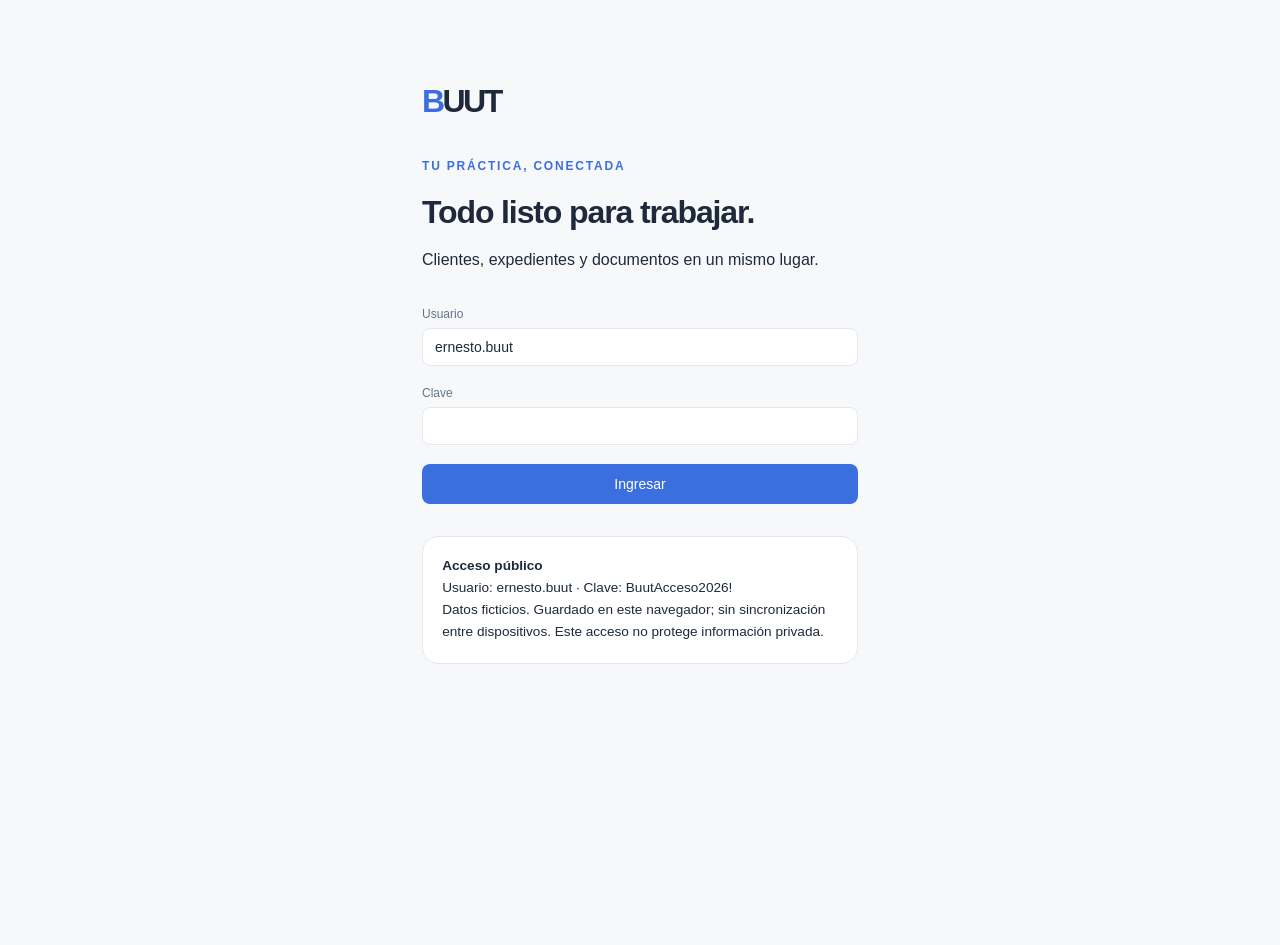
<file: buut/index.html>
<!doctype html><html lang="es"><head><meta charset="UTF-8"><meta name="viewport" content="width=device-width,initial-scale=1"><meta name="theme-color" content="#3b6fe0"><title>BUUT</title>  <script type="module" crossorigin src="/buut/assets/index-DbB-Vihj.js"></script>
  <link rel="modulepreload" crossorigin href="/buut/assets/rolldown-runtime-WkwZ5CU-.js">
  <link rel="modulepreload" crossorigin href="/buut/assets/jsx-runtime-CfddYCzo.js">
  <link rel="modulepreload" crossorigin href="/buut/assets/chunk-OB3PAWPO-DFs1-tEe.js">
  <link rel="modulepreload" crossorigin href="/buut/assets/preload-helper-DMRUNoMQ.js">
  <link rel="stylesheet" crossorigin href="/buut/assets/index-BBdOyFI4.css">
</head><body><div id="root"></div></body></html>
</file>
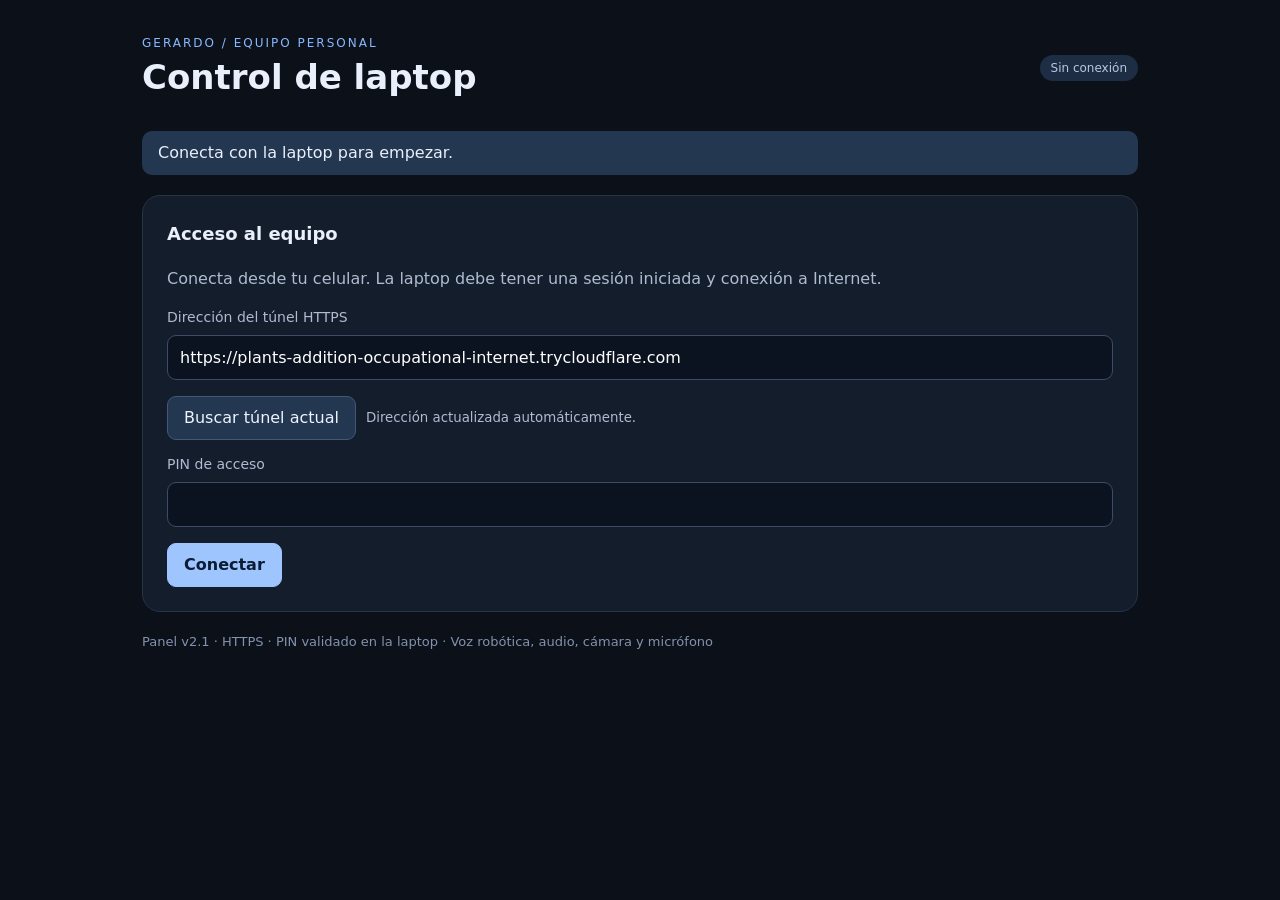
<file: panel/index.html>
<!doctype html>
<html lang="es">
<meta charset="utf-8"><meta name="viewport" content="width=device-width,initial-scale=1"><meta name="referrer" content="no-referrer"><meta name="theme-color" content="#0b1019"><meta name="apple-mobile-web-app-capable" content="yes">
<title>Control de laptop · Gerardo</title>
<link rel="stylesheet" href="panel.css?v=2.1">
<main>
<header><div><span class="eyebrow">Gerardo / equipo personal</span><h1>Control de laptop</h1></div><span class="badge" id="connection">Sin conexión</span></header>
<div id="notice" role="status" aria-live="polite">Conecta con la laptop para empezar.</div>
<section id="loginSection"><h2>Acceso al equipo</h2><p>Conecta desde tu celular. La laptop debe tener una sesión iniciada y conexión a Internet.</p>
<form id="loginForm"><label for="endpoint">Dirección del túnel HTTPS</label><input id="endpoint" type="url" placeholder="Buscando la dirección actual…" required autocomplete="url"><div class="row"><button type="button" id="discover">Buscar túnel actual</button><small id="discoveryState">La dirección se completa automáticamente.</small></div><label for="pin">PIN de acceso</label><input id="pin" type="password" inputmode="numeric" pattern="[0-9]{6}" maxlength="6" required autocomplete="off"><div class="row"><button class="primary" id="connect">Conectar</button></div></form></section>
<div id="controls" hidden>
<div class="toolbar"><div class="row"><span class="badge" id="battery">Batería —</span><span class="badge" id="session">Sesión —</span><span class="badge" id="network">Conexión —</span></div><button class="danger" id="stopAll">Detener todo</button></div>
<div class="grid"><section><h2>Mensajes con voz robótica <span class="badge" id="speechState">Lista</span></h2><label for="text">Mensaje <small id="textCount">0 / 600</small></label><textarea id="text" maxlength="600" placeholder="Escribe lo que quieres que diga la laptop…"></textarea><div class="row compact"><button class="quick" data-text="Hola, ¿me escuchan?">¿Me escuchan?</button><button class="quick" data-text="Hola, ¿cómo están?">Saludar</button><button class="quick" data-text="Jajajajaja">Risa</button></div>
<div class="grid"><div><label for="pitch">Tono <output id="pitchValue">−50</output></label><input id="pitch" type="range" min="-100" max="100" value="-50"></div><div><label for="rate">Velocidad <output id="rateValue">−20</output></label><input id="rate" type="range" min="-100" max="100" value="-20"></div></div><div class="row"><button class="primary" id="speak">Reproducir voz</button><button id="repeat" disabled>Repetir último</button><button id="stopAudio">Detener voz</button></div><p><small>Siempre se usa la voz robótica local. Los mensajes se escriben; el micrófono del celular no se captura. Ctrl + Enter para enviar.</small></p></section>
<section><h2>Audio del equipo</h2><label for="volume">Volumen de la laptop <output id="volumeValue">—</output></label><input id="volume" type="range" min="0" max="100" value="80"><div class="row"><button id="volumeDown" aria-label="Bajar volumen cinco puntos">−5</button><button id="volumeUp" aria-label="Subir volumen cinco puntos">+5</button><button id="applyVolume">Aplicar</button><button id="mute">Silenciar</button></div><p><small>Límite de 100 % para evitar amplificación adicional.</small></p><h2 class="sectionTitle">Sesión</h2><p><small>El acceso caduca a los 30 minutos. Tus ajustes de voz y de video se recuerdan en este navegador.</small></p><button id="logout">Cerrar sesión</button></section></div>
<section class="sectionGap"><h2>Escuchar la laptop <span class="badge" id="micState">Micrófono apagado</span></h2><p>Escucha por el celular lo que capta el micrófono de la laptop. La cámara puede permanecer apagada.</p><div class="row"><button class="primary" id="startMic">Escuchar micrófono</button><button id="stopMic" disabled>Dejar de escuchar</button><button id="micMute">Silenciar micrófono de laptop</button></div><div class="grid sectionGap"><div><label for="listenVolume">Volumen de escucha en este dispositivo <output id="listenVolumeValue">80 %</output></label><input id="listenVolume" type="range" min="0" max="100" value="80"></div><div><label for="micLevel">Nivel recibido</label><meter id="micLevel" min="0" max="1" value="0"></meter><small id="micInfo">Sin audio en transmisión.</small></div></div><p class="hint">Usa audífonos si el celular está cerca de la laptop para evitar eco. La escucha añade cerca de un segundo de margen para absorber variaciones de la red. No se graba audio; al salir de la página se detiene la escucha y aparece un aviso en la laptop.</p></section>
<section class="sectionGap"><h2>Cámara de la laptop <span class="badge" id="cameraState">Apagada</span></h2><div id="videoBox" hidden><img id="feed" alt="Video de la cámara de la laptop"><span id="videoStats" class="videoStats"></span></div><div class="row"><button class="primary" id="startCamera">Activar cámara</button><button id="stopCamera">Apagar cámara</button><button id="snapshot" disabled>Guardar foto</button><button id="fullscreen" disabled>Pantalla completa</button></div><div class="row"><label for="videoMode">Consumo de datos</label><select id="videoMode"><option value="low">Ahorro · 1 cuadro/s</option><option value="normal" selected>Normal · 3 cuadros/s</option><option value="high">Fluido · hasta 5 cuadros/s</option></select><label class="check"><input id="mirror" type="checkbox"> Espejo</label></div><p class="hint">El video no se graba. Al salir de la página se apaga la cámara; si se pierde la conexión, se apaga al pasar 20 segundos sin cuadros.</p></section>
</div><footer>Panel v2.1 · HTTPS · PIN validado en la laptop · Voz robótica, audio, cámara y micrófono</footer>
</main>
<script src="pcm-player.js?v=2.1" defer></script>
<script src="panel.js?v=2.1" defer></script>
</html>
</file>
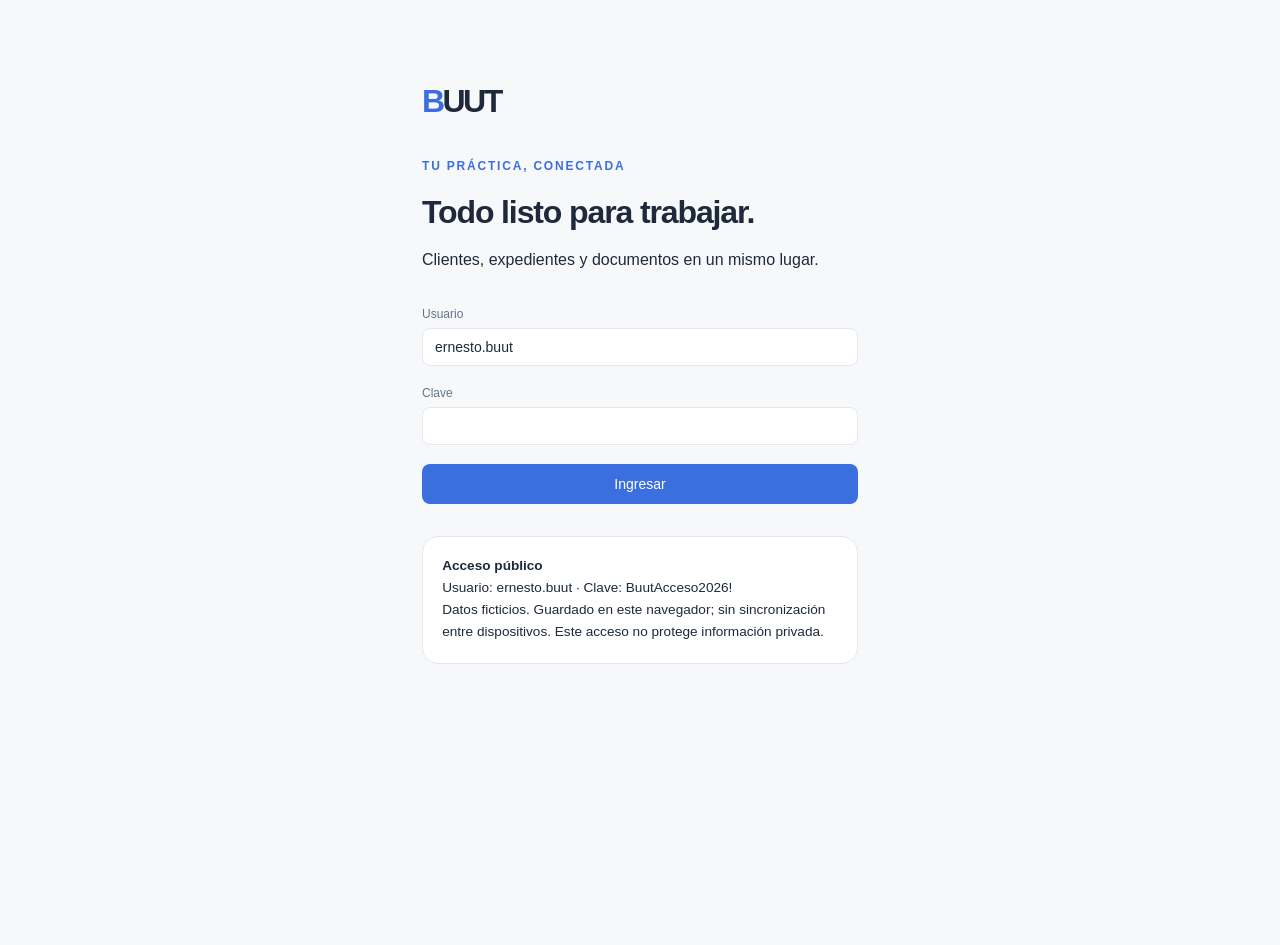
<file: buut/cambridge/index.html>
<!doctype html><html lang="es"><meta charset="utf-8"><meta name="viewport" content="width=device-width"><title>BUUT</title><p><a href="/buut/">Abrir BUUT</a></p><script>location.replace("/buut/"+location.search+location.hash)</script></html>
</file>
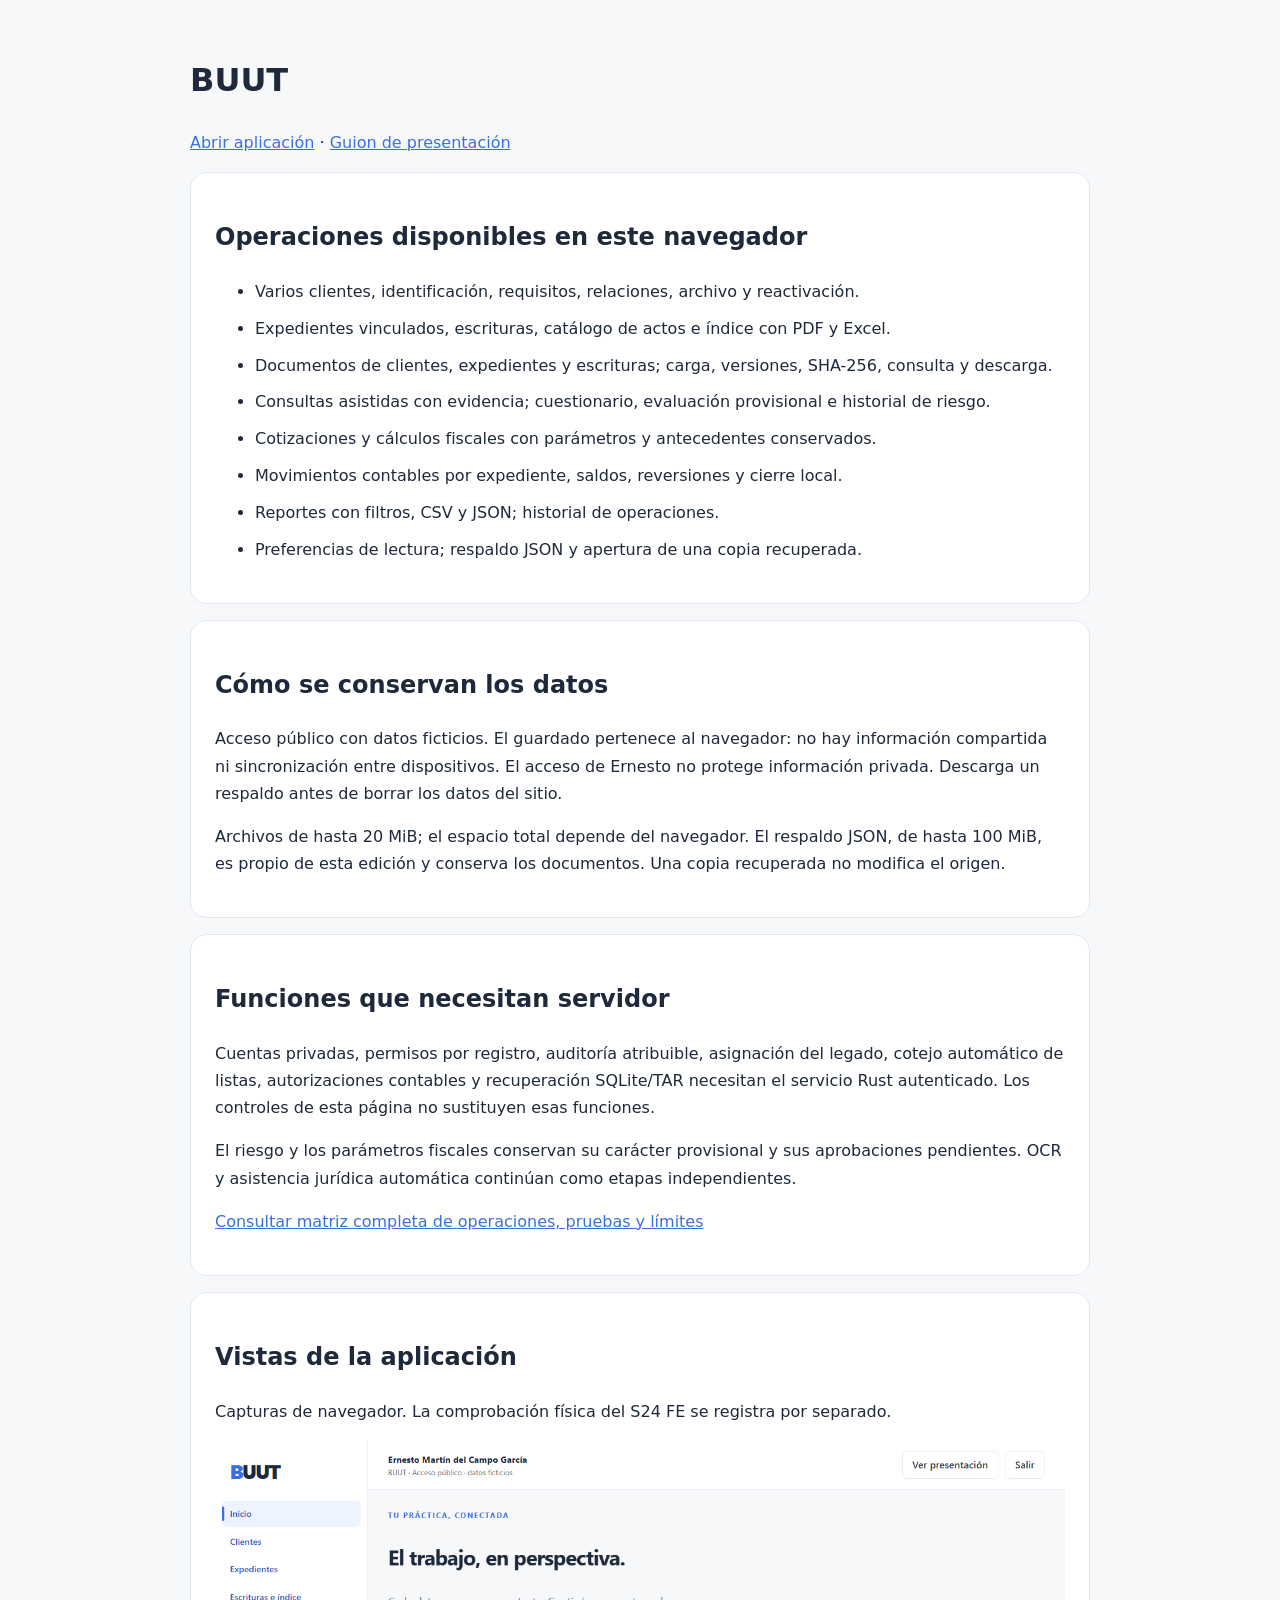
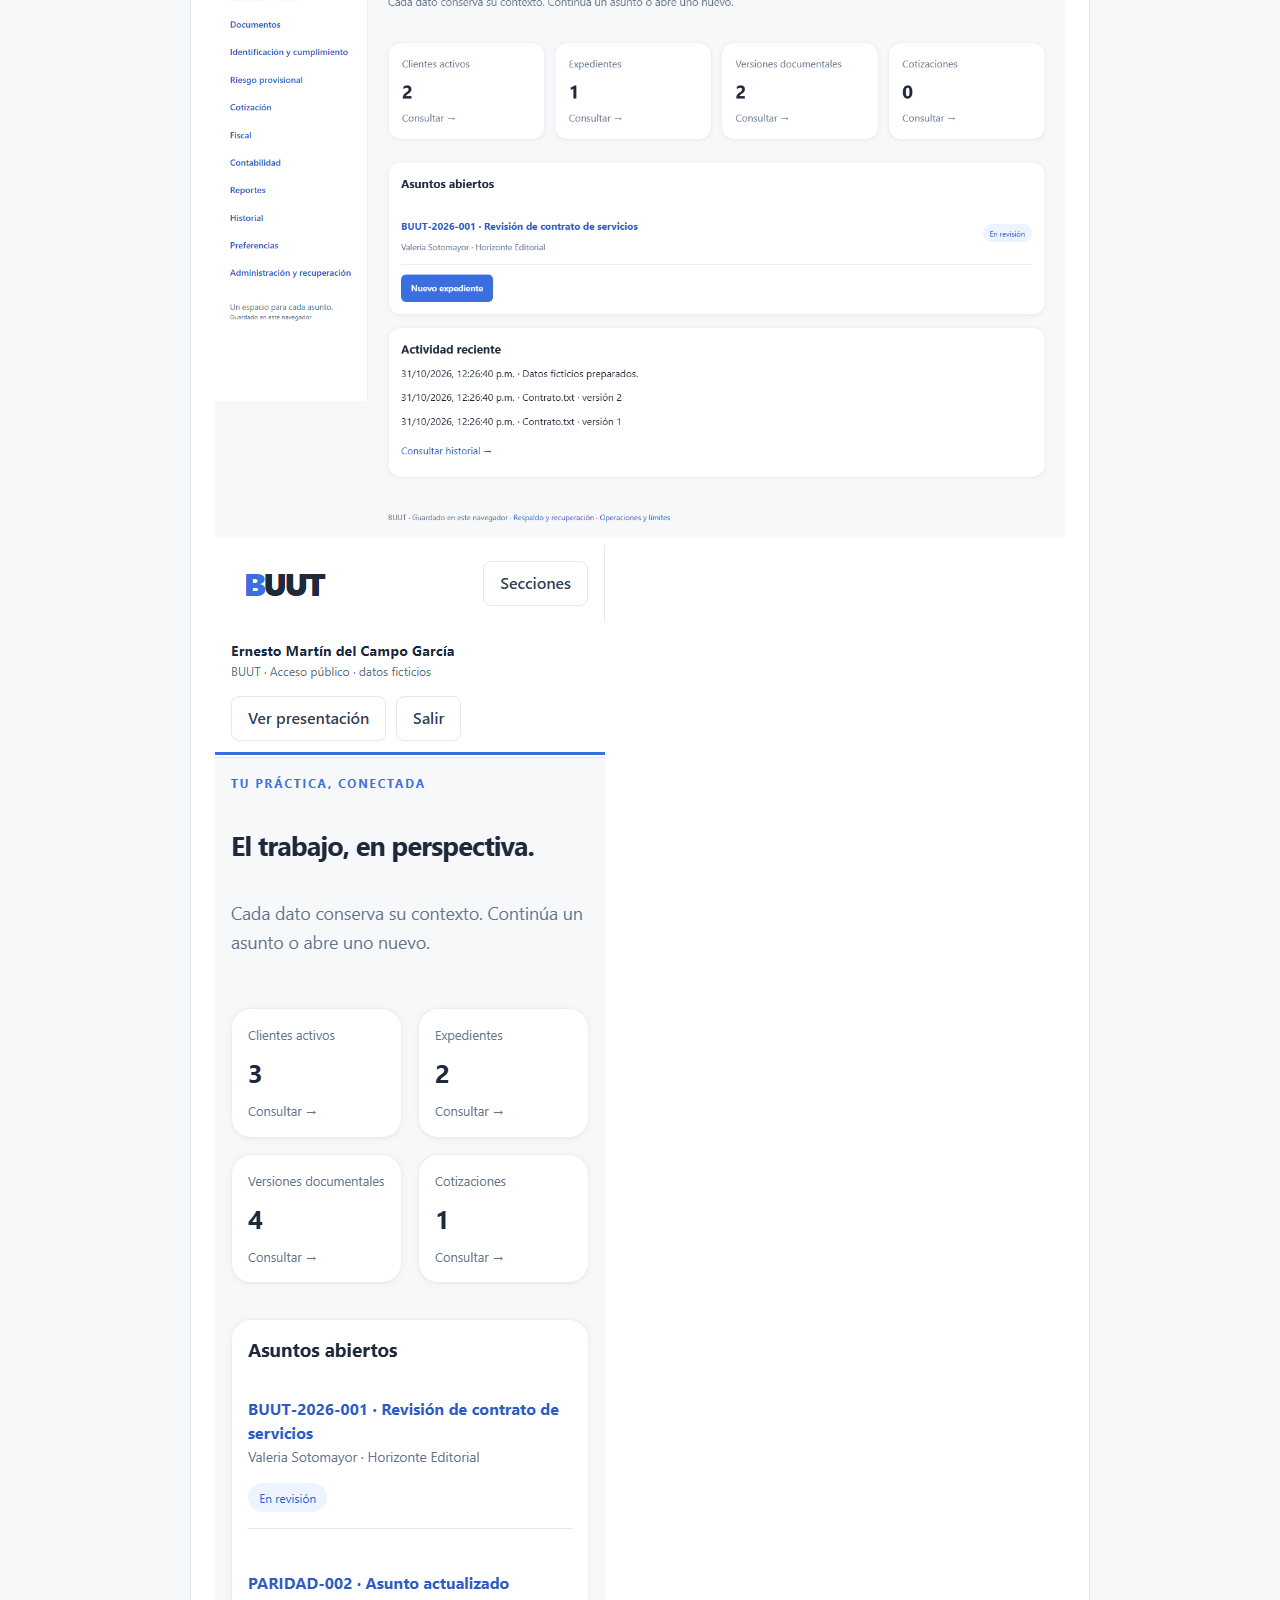
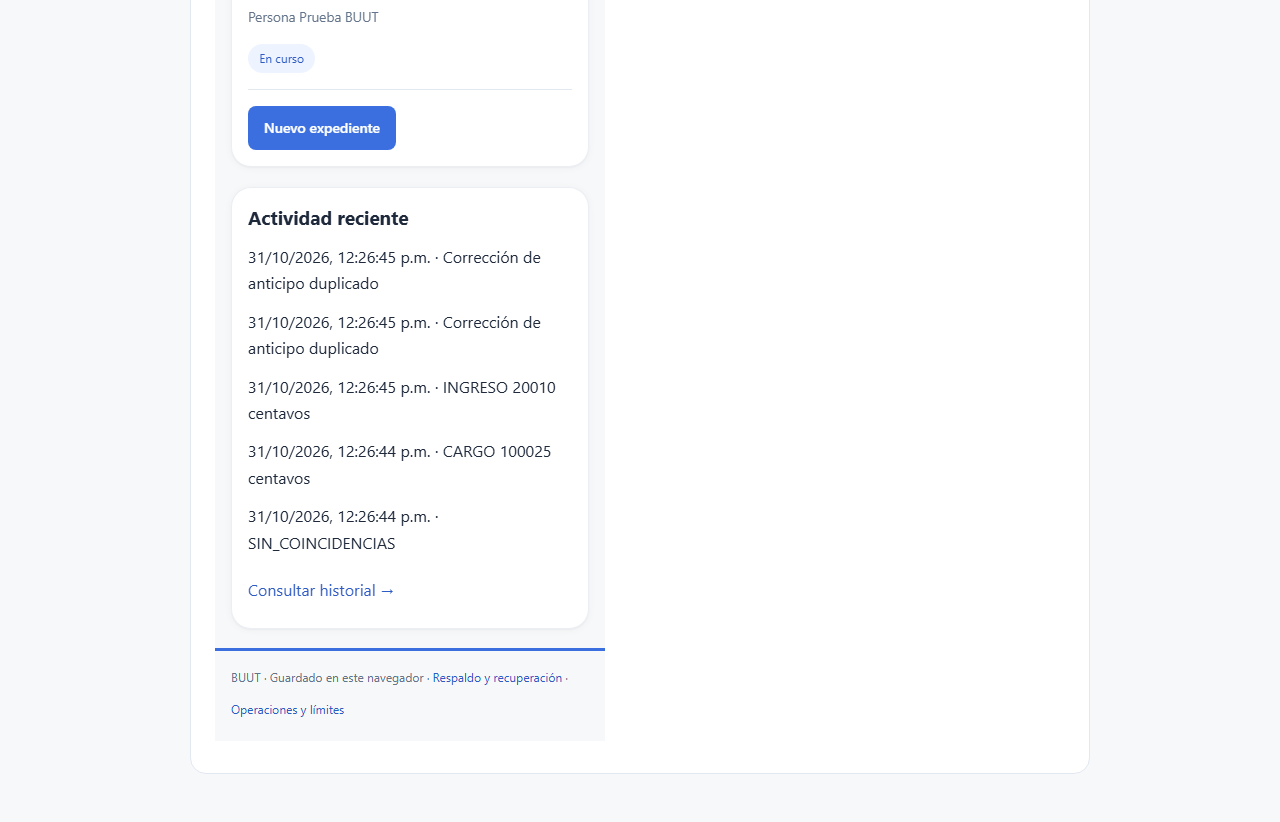
<file: buut/capacidades.html>
<!doctype html>
<html lang="es">
  <meta charset="utf-8" /><meta
    name="viewport"
    content="width=device-width,initial-scale=1"
  /><title>BUUT · Operaciones</title
  ><style>
    body {
      font:
        16px/1.7 Inter,
        system-ui,
        sans-serif;
      background: #f7f8fa;
      color: #1e293b;
      max-width: 900px;
      margin: auto;
      padding: 2rem;
    }
    a {
      color: #3b6fe0;
    }
    section {
      background: white;
      border: 1px solid #e2e8f0;
      padding: 1.5rem;
      border-radius: 1rem;
      margin: 1rem 0;
    }
    li {
      margin: 0.6rem 0;
    }
    img {
      max-width: 100%;
    }
  </style>
  <h1>BUUT</h1>
  <p>
    <a href="./">Abrir aplicación</a> ·
    <a href="guion.html">Guion de presentación</a>
  </p>
  <section>
    <h2>Operaciones disponibles en este navegador</h2>
    <ul>
      <li>
        Varios clientes, identificación, requisitos, relaciones, archivo y
        reactivación.
      </li>
      <li>
        Expedientes vinculados, escrituras, catálogo de actos e índice con PDF y
        Excel.
      </li>
      <li>
        Documentos de clientes, expedientes y escrituras; carga, versiones,
        SHA-256, consulta y descarga.
      </li>
      <li>
        Consultas asistidas con evidencia; cuestionario, evaluación provisional
        e historial de riesgo.
      </li>
      <li>
        Cotizaciones y cálculos fiscales con parámetros y antecedentes
        conservados.
      </li>
      <li>
        Movimientos contables por expediente, saldos, reversiones y cierre
        local.
      </li>
      <li>Reportes con filtros, CSV y JSON; historial de operaciones.</li>
      <li>
        Preferencias de lectura; respaldo JSON y apertura de una copia
        recuperada.
      </li>
    </ul>
  </section>
  <section>
    <h2>Cómo se conservan los datos</h2>
    <p>
      Acceso público con datos ficticios. El guardado pertenece al navegador: no
      hay información compartida ni sincronización entre dispositivos. El acceso
      de Ernesto no protege información privada. Descarga un respaldo antes de
      borrar los datos del sitio.
    </p>
    <p>
      Archivos de hasta 20 MiB; el espacio total depende del navegador. El
      respaldo JSON, de hasta 100 MiB, es propio de esta edición y conserva los
      documentos. Una copia recuperada no modifica el origen.
    </p>
  </section>
  <section>
    <h2>Funciones que necesitan servidor</h2>
    <p>
      Cuentas privadas, permisos por registro, auditoría atribuible, asignación
      del legado, cotejo automático de listas, autorizaciones contables y
      recuperación SQLite/TAR necesitan el servicio Rust autenticado. Los
      controles de esta página no sustituyen esas funciones.
    </p>
    <p>
      El riesgo y los parámetros fiscales conservan su carácter provisional y
      sus aprobaciones pendientes. OCR y asistencia jurídica automática
      continúan como etapas independientes.
    </p>
    <p>
      <a href="paridad.md"
        >Consultar matriz completa de operaciones, pruebas y límites</a
      >
    </p>
  </section>
  <section>
    <h2>Vistas de la aplicación</h2>
    <p>
      Capturas de navegador. La comprobación física del S24 FE se registra por
      separado.
    </p>
    <img src="capturas/laptop.png" alt="BUUT en pantalla de laptop" /><img
      src="capturas/celular.png"
      alt="BUUT en pantalla de celular emulada"
    />
  </section>
</html>
</file>
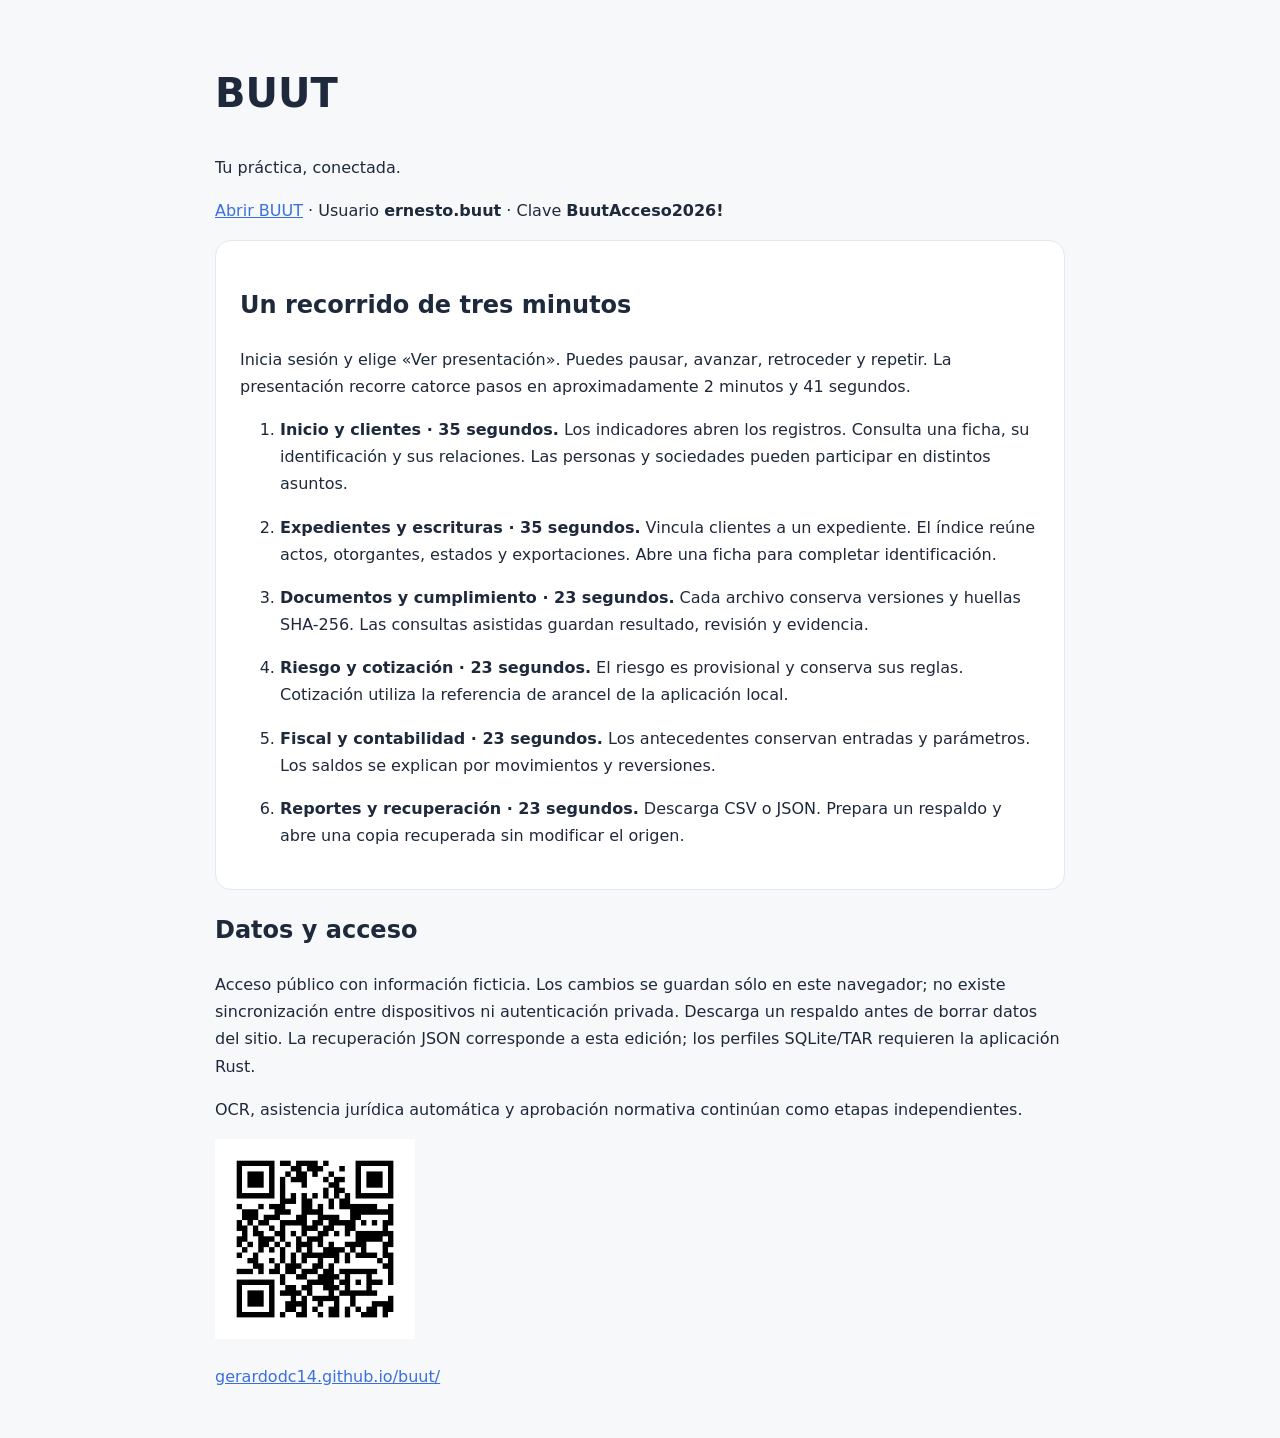
<file: buut/guion.html>
<!doctype html>
<html lang="es">
  <head>
    <meta charset="utf-8" />
    <meta name="viewport" content="width=device-width,initial-scale=1" />
    <title>BUUT · Presentación</title>
    <style>
      body {
        font:
          16px/1.7 Inter,
          system-ui,
          sans-serif;
        background: #f7f8fa;
        color: #1e293b;
        max-width: 850px;
        margin: auto;
        padding: 2rem;
      }
      a {
        color: #3b6fe0;
      }
      h1 {
        font-size: 2.5rem;
      }
      li {
        margin: 1rem 0;
      }
      section {
        background: white;
        border: 1px solid #e2e8f0;
        padding: 1.5rem;
        border-radius: 1rem;
      }
      img {
        max-width: 200px;
      }
    </style>
  </head>
  <body>
    <h1>BUUT</h1>
    <p>Tu práctica, conectada.</p>
    <p>
      <a href="./">Abrir BUUT</a> · Usuario <strong>ernesto.buut</strong> ·
      Clave <strong>BuutAcceso2026!</strong>
    </p>
    <section>
      <h2>Un recorrido de tres minutos</h2>
      <p>
        Inicia sesión y elige «Ver presentación». Puedes pausar, avanzar,
        retroceder y repetir. La presentación recorre catorce pasos en
        aproximadamente 2 minutos y 41 segundos.
      </p>
      <ol>
        <li>
          <strong>Inicio y clientes · 35 segundos.</strong> Los indicadores
          abren los registros. Consulta una ficha, su identificación y sus
          relaciones. Las personas y sociedades pueden participar en distintos
          asuntos.
        </li>
        <li>
          <strong>Expedientes y escrituras · 35 segundos.</strong> Vincula
          clientes a un expediente. El índice reúne actos, otorgantes, estados y
          exportaciones. Abre una ficha para completar identificación.
        </li>
        <li>
          <strong>Documentos y cumplimiento · 23 segundos.</strong> Cada archivo
          conserva versiones y huellas SHA-256. Las consultas asistidas guardan
          resultado, revisión y evidencia.
        </li>
        <li>
          <strong>Riesgo y cotización · 23 segundos.</strong> El riesgo es
          provisional y conserva sus reglas. Cotización utiliza la referencia de
          arancel de la aplicación local.
        </li>
        <li>
          <strong>Fiscal y contabilidad · 23 segundos.</strong> Los antecedentes
          conservan entradas y parámetros. Los saldos se explican por
          movimientos y reversiones.
        </li>
        <li>
          <strong>Reportes y recuperación · 23 segundos.</strong> Descarga CSV o
          JSON. Prepara un respaldo y abre una copia recuperada sin modificar el
          origen.
        </li>
      </ol>
    </section>
    <h2>Datos y acceso</h2>
    <p>
      Acceso público con información ficticia. Los cambios se guardan sólo en
      este navegador; no existe sincronización entre dispositivos ni
      autenticación privada. Descarga un respaldo antes de borrar datos del
      sitio. La recuperación JSON corresponde a esta edición; los perfiles
      SQLite/TAR requieren la aplicación Rust.
    </p>
    <p>
      OCR, asistencia jurídica automática y aprobación normativa continúan como
      etapas independientes.
    </p>
    <img src="qr.png" alt="QR para abrir BUUT" />
    <p><a href="./">gerardodc14.github.io/buut/</a></p>
  </body>
</html>
</file>
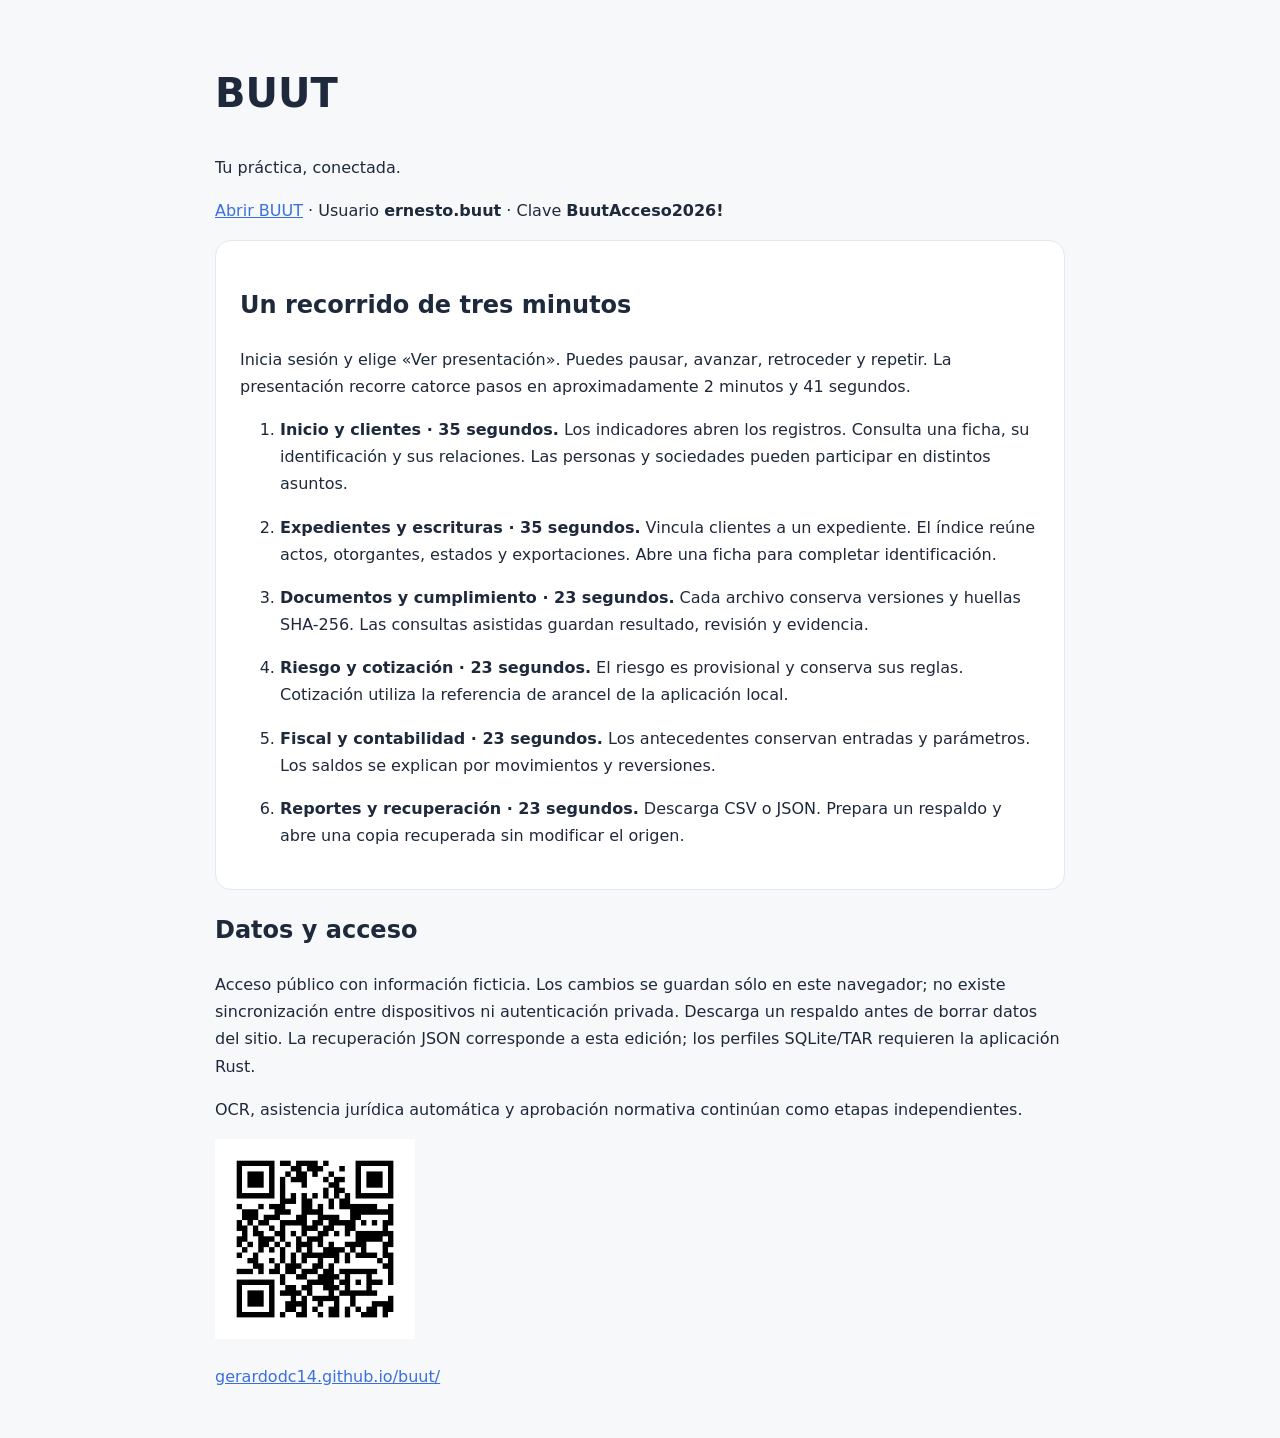
<file: buut/cambridge/guion.html>
<!doctype html><html lang="es"><meta charset="utf-8"><meta name="viewport" content="width=device-width"><title>BUUT</title><p><a href="/buut/guion.html">Abrir BUUT</a></p><script>location.replace("/buut/guion.html"+location.search+location.hash)</script></html>
</file>
<file: panel/panel.css>
:root{color-scheme:dark;font-family:Inter,system-ui,sans-serif;background:#0b1019;color:#e9effb}*{box-sizing:border-box}body{margin:0}main{max-width:1040px;margin:auto;padding:32px 22px}header{display:flex;align-items:center;justify-content:space-between;gap:20px;margin-bottom:28px}h1{font-size:clamp(24px,4vw,34px);margin:6px 0}h2{font-size:18px;margin:0 0 18px;line-height:1.6}.eyebrow{color:#88b8ff;font-size:12px;letter-spacing:2px;text-transform:uppercase}p,small,label{color:#aebbd0;line-height:1.5}section{background:#141d2b;border:1px solid #263449;border-radius:18px;padding:24px;margin-bottom:20px}.grid{display:grid;grid-template-columns:1fr 1fr;gap:20px}.grid section{margin:0}label{display:block;font-size:14px;margin:14px 0 7px}input,textarea,button,select{font:inherit}input:not([type=range]):not([type=checkbox]),textarea,select{width:100%;padding:12px;background:#0b1320;color:#fff;border:1px solid #3c4c65;border-radius:9px}textarea{resize:vertical;min-height:130px}input[type=range]{width:100%;height:32px;accent-color:#8bbaff}button{border:1px solid #435877;border-radius:9px;background:#243750;color:#edf4ff;padding:11px 16px;min-height:44px;cursor:pointer;touch-action:manipulation}button:hover{background:#334e70}button.primary{background:#9fc5ff;color:#0b1c34;border-color:#9fc5ff;font-weight:650}button.danger{background:#41232e;border-color:#814357}button:disabled{opacity:.5;cursor:default}.row{display:flex;gap:10px;align-items:center;flex-wrap:wrap;margin-top:16px}.compact{gap:8px;margin-top:10px}.quick{font-size:13px;padding:6px 10px}.badge{display:inline-block;background:#1d2d43;border-radius:50px;padding:6px 11px;font-size:12px;color:#b6c9e4;white-space:nowrap}.badge.live{background:#653545;color:#ffe0e8}#notice{position:sticky;top:10px;z-index:2;background:#243750;border-radius:10px;padding:12px 16px;min-height:44px;margin:0 0 20px}#notice.error{background:#5e2635}#feed{display:block;width:100%;aspect-ratio:4/3;object-fit:contain;background:#080d15;border-radius:10px}#feed.mirrored{transform:scaleX(-1)}#videoBox{position:relative;background:#080d15}#videoBox:fullscreen{display:flex;align-items:center;justify-content:center}#videoBox:fullscreen #feed{max-height:100vh;width:100%;height:100%;object-fit:contain}.videoStats{position:absolute;bottom:10px;left:10px;font-size:12px;background:#000b;border-radius:6px;padding:5px 8px}.hint{font-size:13px;margin-bottom:0}.sectionTitle{margin-top:30px}.sectionGap{margin-top:20px}output{font-variant-numeric:tabular-nums;color:#d7e7ff}footer{margin-top:22px;color:#8293ad;font-size:13px}.toolbar{display:flex;gap:15px;justify-content:space-between;align-items:center;margin:0 0 20px}.toolbar .row{margin:0}meter{display:block;width:100%;height:25px;margin-bottom:8px;accent-color:#9fc5ff}.check{display:flex;gap:8px;align-items:center}select{max-width:250px}#textCount{float:right;font-size:12px}[hidden]{display:none!important}:focus-visible{outline:2px solid #c0d8ff;outline-offset:3px}@media(max-width:720px){main{padding:24px 14px}.grid{grid-template-columns:1fr;gap:16px}header{align-items:flex-start;gap:10px}section{padding:18px}.toolbar{align-items:stretch;flex-direction:column}.toolbar .danger{width:100%}.row button{flex-grow:1}.row select{max-width:100%}input:not([type=range]),textarea{font-size:16px}.eyebrow{letter-spacing:1px;font-size:11px}h2 .badge{vertical-align:middle}}
</file>
<file: buut/assets/index-BBdOyFI4.css>
/*! tailwindcss v4.3.3 | MIT License | https://tailwindcss.com */
@layer properties{@supports (((-webkit-hyphens:none)) and (not (margin-trim:inline))) or ((-moz-orient:inline) and (not (color:rgb(from red r g b)))){*,:before,:after,::backdrop{--tw-space-y-reverse:0;--tw-space-x-reverse:0;--tw-divide-y-reverse:0;--tw-border-style:solid;--tw-leading:initial;--tw-font-weight:initial;--tw-tracking:initial;--tw-ordinal:initial;--tw-slashed-zero:initial;--tw-numeric-figure:initial;--tw-numeric-spacing:initial;--tw-numeric-fraction:initial;--tw-shadow:0 0 #0000;--tw-shadow-color:initial;--tw-shadow-alpha:100%;--tw-inset-shadow:0 0 #0000;--tw-inset-shadow-color:initial;--tw-inset-shadow-alpha:100%;--tw-ring-color:initial;--tw-ring-shadow:0 0 #0000;--tw-inset-ring-color:initial;--tw-inset-ring-shadow:0 0 #0000;--tw-ring-inset:initial;--tw-ring-offset-width:0px;--tw-ring-offset-color:#fff;--tw-ring-offset-shadow:0 0 #0000;--tw-blur:initial;--tw-brightness:initial;--tw-contrast:initial;--tw-grayscale:initial;--tw-hue-rotate:initial;--tw-invert:initial;--tw-opacity:initial;--tw-saturate:initial;--tw-sepia:initial;--tw-drop-shadow:initial;--tw-drop-shadow-color:initial;--tw-drop-shadow-alpha:100%;--tw-drop-shadow-size:initial;--tw-outline-style:solid;--tw-translate-x:0;--tw-translate-y:0;--tw-translate-z:0}}}@layer theme{:root,:host{--font-mono:ui-monospace, SFMono-Regular, Menlo, Monaco, Consolas, "Liberation Mono", "Courier New", monospace;--color-red-200:oklch(88.5% .062 18.334);--color-red-300:oklch(80.8% .114 19.571);--color-red-800:oklch(44.4% .177 26.899);--color-red-900:oklch(39.6% .141 25.723);--color-amber-300:oklch(87.9% .169 91.605);--color-amber-400:oklch(82.8% .189 84.429);--color-green-50:oklch(98.2% .018 155.826);--color-green-200:oklch(92.5% .084 155.995);--color-green-700:oklch(52.7% .154 150.069);--color-green-800:oklch(44.8% .119 151.328);--color-emerald-900:oklch(37.8% .077 168.94);--color-blue-600:oklch(54.6% .245 262.881);--color-blue-700:oklch(48.8% .243 264.376);--color-blue-800:oklch(42.4% .199 265.638);--color-gray-200:oklch(92.8% .006 264.531);--color-gray-500:oklch(55.1% .027 264.364);--color-gray-600:oklch(44.6% .03 256.802);--color-gray-900:oklch(21% .034 264.665);--color-white:#fff;--spacing:.25rem;--container-md:28rem;--container-lg:32rem;--container-3xl:48rem;--container-4xl:56rem;--container-5xl:64rem;--container-6xl:72rem;--text-xs:.75rem;--text-xs--line-height:calc(1 / .75);--text-sm:.875rem;--text-sm--line-height:calc(1.25 / .875);--text-base:1rem;--text-base--line-height:calc(1.5 / 1);--text-lg:1.125rem;--text-lg--line-height:calc(1.75 / 1.125);--text-xl:1.25rem;--text-xl--line-height:calc(1.75 / 1.25);--text-2xl:1.5rem;--text-2xl--line-height:calc(2 / 1.5);--text-3xl:1.875rem;--text-3xl--line-height:calc(2.25 / 1.875);--font-weight-medium:500;--font-weight-semibold:600;--tracking-wide:.025em;--leading-tight:1.25;--leading-relaxed:1.625;--radius-md:.375rem;--radius-lg:.5rem;--radius-xl:.75rem;--default-transition-duration:.15s;--default-transition-timing-function:cubic-bezier(.4, 0, .2, 1);--default-mono-font-family:var(--font-mono)}}@layer base{*,:after,:before,::backdrop{box-sizing:border-box;border:0 solid;margin:0;padding:0}::file-selector-button{box-sizing:border-box;border:0 solid;margin:0;padding:0}html,:host{-webkit-text-size-adjust:100%;tab-size:4;font-feature-settings:normal;font-variation-settings:normal;-webkit-tap-highlight-color:transparent;font-family:Inter,-apple-system,Segoe UI,Roboto,Helvetica Neue,Arial,sans-serif;line-height:1.5}hr{height:0;color:inherit;border-top-width:1px}abbr:where([title]){-webkit-text-decoration:underline dotted;text-decoration:underline dotted}h1,h2,h3,h4,h5,h6{font-size:inherit;font-weight:inherit}a{color:inherit;-webkit-text-decoration:inherit;-webkit-text-decoration:inherit;-webkit-text-decoration:inherit;-webkit-text-decoration:inherit;text-decoration:inherit}b,strong{font-weight:bolder}code,kbd,samp,pre{font-family:var(--default-mono-font-family,ui-monospace, SFMono-Regular, Menlo, Monaco, Consolas, "Liberation Mono", "Courier New", monospace);font-feature-settings:var(--default-mono-font-feature-settings,normal);font-variation-settings:var(--default-mono-font-variation-settings,normal);font-size:1em}small{font-size:80%}sub,sup{vertical-align:baseline;font-size:75%;line-height:0;position:relative}sub{bottom:-.25em}sup{top:-.5em}table{text-indent:0;border-color:inherit;border-collapse:collapse}:-moz-focusring:where(:not(iframe)){outline:auto}progress{vertical-align:baseline}summary{display:list-item}ol,ul,menu{list-style:none}img,svg,video,canvas,audio,iframe,embed,object{vertical-align:middle;display:block}img,video{max-width:100%;height:auto}button,input,select,optgroup,textarea{font:inherit;font-feature-settings:inherit;font-variation-settings:inherit;letter-spacing:inherit;color:inherit;opacity:1;background-color:#0000;border-radius:0}::file-selector-button{font:inherit;font-feature-settings:inherit;font-variation-settings:inherit;letter-spacing:inherit;color:inherit;opacity:1;background-color:#0000;border-radius:0}:where(select:is([multiple],[size])) optgroup{font-weight:bolder}:where(select:is([multiple],[size])) optgroup option{padding-inline-start:20px}::file-selector-button{margin-inline-end:4px}::placeholder{opacity:1}@supports (not ((-webkit-appearance:-apple-pay-button))) or (contain-intrinsic-size:1px){::placeholder{color:currentColor}@supports (color:color-mix(in lab, red, red)){::placeholder{color:color-mix(in oklab, currentcolor 50%, transparent)}}}textarea{resize:vertical}::-webkit-search-decoration{-webkit-appearance:none}::-webkit-date-and-time-value{min-height:1lh;text-align:inherit}::-webkit-datetime-edit{display:inline-flex}::-webkit-datetime-edit-fields-wrapper{padding:0}::-webkit-datetime-edit{padding-block:0}::-webkit-datetime-edit-year-field{padding-block:0}::-webkit-datetime-edit-month-field{padding-block:0}::-webkit-datetime-edit-day-field{padding-block:0}::-webkit-datetime-edit-hour-field{padding-block:0}::-webkit-datetime-edit-minute-field{padding-block:0}::-webkit-datetime-edit-second-field{padding-block:0}::-webkit-datetime-edit-millisecond-field{padding-block:0}::-webkit-datetime-edit-meridiem-field{padding-block:0}::-webkit-calendar-picker-indicator{line-height:1}:-moz-ui-invalid{box-shadow:none}button,input:where([type=button],[type=reset],[type=submit]){appearance:button}::file-selector-button{appearance:button}::-webkit-inner-spin-button{height:auto}::-webkit-outer-spin-button{height:auto}[hidden]:where(:not([hidden=until-found])){display:none!important}*,:before,:after,::backdrop{border-color:#e5e7eb}::file-selector-button{border-color:#e5e7eb}input::placeholder,textarea::placeholder{color:#9ca3af;opacity:1}button:not(:disabled),[role=button]:not(:disabled){cursor:pointer}html,body,#root{height:100%}body{color:var(--buut-color-slate-800,#1e293b);-webkit-font-smoothing:antialiased;-moz-osx-font-smoothing:grayscale;background-color:#0b0b0d}}@layer components{.app-shell{width:100vw;height:100vh;padding:calc(var(--spacing) * 3);align-items:stretch;display:flex}.app-card{--tw-shadow:0 25px 50px -12px var(--tw-shadow-color,#00000040);width:100%;box-shadow:var(--tw-inset-shadow), var(--tw-inset-ring-shadow), var(--tw-ring-offset-shadow), var(--tw-ring-shadow), var(--tw-shadow);background-color:#f7f8fa;border-radius:1.25rem;display:flex;overflow:hidden}.nav-item{align-items:center;gap:calc(var(--spacing) * 3);border-radius:var(--radius-lg);padding-inline:calc(var(--spacing) * 4);padding-block:calc(var(--spacing) * 2.5);--tw-font-weight:var(--font-weight-medium);font-size:.95rem;font-weight:var(--font-weight-medium);color:var(--buut-color-slate-500,#64748b);transition-property:color,background-color,border-color,outline-color,text-decoration-color,fill,stroke,--tw-gradient-from,--tw-gradient-via,--tw-gradient-to;transition-timing-function:var(--tw-ease,var(--default-transition-timing-function));transition-duration:var(--tw-duration,var(--default-transition-duration));display:flex}@media (hover:hover){.nav-item:hover{background-color:var(--buut-color-slate-100,#f1f5f9);color:var(--buut-color-slate-700,#334155)}}.nav-item-active{background-color:var(--buut-color-brand-50,#eef4ff);color:var(--buut-color-brand-700,#26499e);position:relative}@media (hover:hover){.nav-item-active:hover{background-color:var(--buut-color-brand-50,#eef4ff);color:var(--buut-color-brand-700,#26499e)}}.nav-item-active:before{content:"";height:calc(var(--spacing) * 6);width:var(--spacing);--tw-translate-y:calc(calc(1 / 2 * 100%) * -1);translate:var(--tw-translate-x) var(--tw-translate-y);background-color:var(--buut-color-brand-500,#3b6fe0);border-top-right-radius:2147483647px;border-bottom-right-radius:2147483647px;position:absolute;top:50%;left:0}.surface-card{border-style:var(--tw-border-style);border-width:1px;border-color:var(--buut-color-slate-200,#e2e8f0);border-radius:1.25rem}@supports (color:color-mix(in lab, red, red)){.surface-card{border-color:color-mix(in oklab, var(--buut-color-slate-200,#e2e8f0) 70%, transparent)}}.surface-card{background-color:var(--color-white);--tw-shadow:0 1px 2px 0 var(--tw-shadow-color,#0000000a), 0 1px 8px 0 var(--tw-shadow-color,#0000000a);box-shadow:var(--tw-inset-shadow), var(--tw-inset-ring-shadow), var(--tw-ring-offset-shadow), var(--tw-ring-shadow), var(--tw-shadow)}.table-head-cell{padding-inline:calc(var(--spacing) * 5);padding-block:calc(var(--spacing) * 3);text-align:left;font-size:var(--text-xs);line-height:var(--tw-leading,var(--text-xs--line-height));--tw-font-weight:var(--font-weight-medium);font-weight:var(--font-weight-medium);--tw-tracking:var(--tracking-wide);letter-spacing:var(--tracking-wide);color:var(--buut-color-slate-400,#94a3b8);text-transform:uppercase}.table-cell{padding-inline:calc(var(--spacing) * 5);padding-block:calc(var(--spacing) * 3.5);font-size:var(--text-sm);line-height:var(--tw-leading,var(--text-sm--line-height));color:var(--buut-color-slate-700,#334155)}.btn-primary{justify-content:center;align-items:center;gap:calc(var(--spacing) * 2);border-radius:var(--radius-lg);background-color:var(--buut-color-brand-500,#3b6fe0);padding-inline:calc(var(--spacing) * 4);padding-block:calc(var(--spacing) * 2.5);font-size:var(--text-sm);line-height:var(--tw-leading,var(--text-sm--line-height));--tw-font-weight:var(--font-weight-medium);font-weight:var(--font-weight-medium);color:var(--color-white);transition-property:color,background-color,border-color,outline-color,text-decoration-color,fill,stroke,--tw-gradient-from,--tw-gradient-via,--tw-gradient-to;transition-timing-function:var(--tw-ease,var(--default-transition-timing-function));transition-duration:var(--tw-duration,var(--default-transition-duration));display:inline-flex}@media (hover:hover){.btn-primary:hover{background-color:var(--buut-color-brand-600,#2f5bc4)}}.btn-primary:disabled{cursor:not-allowed;opacity:.5}.btn-secondary{justify-content:center;align-items:center;gap:calc(var(--spacing) * 2);border-radius:var(--radius-lg);border-style:var(--tw-border-style);border-width:1px;border-color:var(--buut-color-slate-200,#e2e8f0);background-color:var(--color-white);padding-inline:calc(var(--spacing) * 4);padding-block:calc(var(--spacing) * 2.5);font-size:var(--text-sm);line-height:var(--tw-leading,var(--text-sm--line-height));--tw-font-weight:var(--font-weight-medium);font-weight:var(--font-weight-medium);color:var(--buut-color-slate-600,#475569);transition-property:color,background-color,border-color,outline-color,text-decoration-color,fill,stroke,--tw-gradient-from,--tw-gradient-via,--tw-gradient-to;transition-timing-function:var(--tw-ease,var(--default-transition-timing-function));transition-duration:var(--tw-duration,var(--default-transition-duration));display:inline-flex}@media (hover:hover){.btn-secondary:hover{background-color:var(--buut-color-slate-50,#f8fafc)}}.field-label{margin-bottom:calc(var(--spacing) * 1.5);font-size:var(--text-xs);line-height:var(--tw-leading,var(--text-xs--line-height));--tw-font-weight:var(--font-weight-medium);font-weight:var(--font-weight-medium);color:var(--buut-color-slate-500,#64748b);display:block}.field-input{border-radius:var(--radius-lg);border-style:var(--tw-border-style);border-width:1px;border-color:var(--buut-color-slate-200,#e2e8f0);background-color:var(--color-white);width:100%;padding-inline:calc(var(--spacing) * 3);padding-block:calc(var(--spacing) * 2);font-size:var(--text-sm);line-height:var(--tw-leading,var(--text-sm--line-height));color:var(--buut-color-slate-800,#1e293b);--tw-outline-style:none;outline-style:none}@media (forced-colors:active){.field-input{outline-offset:2px;outline:2px solid #0000}}.field-input{transition-property:color,background-color,border-color,outline-color,text-decoration-color,fill,stroke,--tw-gradient-from,--tw-gradient-via,--tw-gradient-to;transition-timing-function:var(--tw-ease,var(--default-transition-timing-function));transition-duration:var(--tw-duration,var(--default-transition-duration))}.field-input:focus{border-color:var(--buut-color-brand-500,#3b6fe0);--tw-ring-shadow:var(--tw-ring-inset,) 0 0 0 calc(2px + var(--tw-ring-offset-width)) var(--tw-ring-color,currentcolor);box-shadow:var(--tw-inset-shadow), var(--tw-inset-ring-shadow), var(--tw-ring-offset-shadow), var(--tw-ring-shadow), var(--tw-shadow);--tw-ring-color:var(--buut-color-brand-100,#dfeaff)}}@layer utilities{.pointer-events-none{pointer-events:none}.visible{visibility:visible}.visible\!{visibility:visible!important}.sr-only{clip-path:inset(50%);white-space:nowrap;border-width:0;width:1px;height:1px;margin:-1px;padding:0;position:absolute;overflow:hidden}.absolute{position:absolute}.fixed{position:fixed}.relative{position:relative}.static{position:static}.inset-0{inset:0}.top-2{top:calc(var(--spacing) * 2)}.left-3{left:calc(var(--spacing) * 3)}.z-50{z-index:50}.order-last{order:9999}.col-span-2{grid-column:span 2/span 2}.mx-auto{margin-inline:auto}.my-2{margin-block:calc(var(--spacing) * 2)}.my-3{margin-block:calc(var(--spacing) * 3)}.mt-0\.5{margin-top:calc(var(--spacing) * .5)}.mt-1{margin-top:var(--spacing)}.mt-2{margin-top:calc(var(--spacing) * 2)}.mt-3{margin-top:calc(var(--spacing) * 3)}.mt-4{margin-top:calc(var(--spacing) * 4)}.mt-5{margin-top:calc(var(--spacing) * 5)}.mt-6{margin-top:calc(var(--spacing) * 6)}.mt-7{margin-top:calc(var(--spacing) * 7)}.mr-2{margin-right:calc(var(--spacing) * 2)}.mr-3{margin-right:calc(var(--spacing) * 3)}.mb-1{margin-bottom:var(--spacing)}.mb-2{margin-bottom:calc(var(--spacing) * 2)}.mb-3{margin-bottom:calc(var(--spacing) * 3)}.mb-4{margin-bottom:calc(var(--spacing) * 4)}.mb-5{margin-bottom:calc(var(--spacing) * 5)}.mb-6{margin-bottom:calc(var(--spacing) * 6)}.mb-7{margin-bottom:calc(var(--spacing) * 7)}.mb-8{margin-bottom:calc(var(--spacing) * 8)}.ml-2{margin-left:calc(var(--spacing) * 2)}.block{display:block}.contents{display:contents}.flex{display:flex}.grid{display:grid}.hidden{display:none}.inline-block{display:inline-block}.inline-flex{display:inline-flex}.table{display:table}.table-cell{display:table-cell}.h-1\.5{height:calc(var(--spacing) * 1.5)}.h-8{height:calc(var(--spacing) * 8)}.h-9{height:calc(var(--spacing) * 9)}.h-10{height:calc(var(--spacing) * 10)}.h-12{height:calc(var(--spacing) * 12)}.max-h-64{max-height:calc(var(--spacing) * 64)}.max-h-96{max-height:calc(var(--spacing) * 96)}.max-h-\[85dvh\]{max-height:85dvh}.min-h-11{min-height:calc(var(--spacing) * 11)}.min-h-screen{min-height:100vh}.w-1\.5{width:calc(var(--spacing) * 1.5)}.w-8{width:calc(var(--spacing) * 8)}.w-9{width:calc(var(--spacing) * 9)}.w-10{width:calc(var(--spacing) * 10)}.w-12{width:calc(var(--spacing) * 12)}.w-64{width:calc(var(--spacing) * 64)}.w-full{width:100%}.max-w-3xl{max-width:var(--container-3xl)}.max-w-4xl{max-width:var(--container-4xl)}.max-w-5xl{max-width:var(--container-5xl)}.max-w-6xl{max-width:var(--container-6xl)}.max-w-\[1400px\]{max-width:1400px}.max-w-full{max-width:100%}.max-w-lg{max-width:var(--container-lg)}.max-w-md{max-width:var(--container-md)}.min-w-0{min-width:0}.min-w-12{min-width:calc(var(--spacing) * 12)}.min-w-52{min-width:calc(var(--spacing) * 52)}.min-w-\[36rem\]{min-width:36rem}.min-w-\[180px\]{min-width:180px}.min-w-\[620px\]{min-width:620px}.min-w-\[800px\]{min-width:800px}.min-w-\[1000px\]{min-width:1000px}.flex-1{flex:1}.shrink-0{flex-shrink:0}.table-fixed{table-layout:fixed}.border-collapse{border-collapse:collapse}.cursor-pointer{cursor:pointer}.scroll-mt-4{scroll-margin-top:calc(var(--spacing) * 4)}.list-inside{list-style-position:inside}.list-disc{list-style-type:disc}.grid-cols-1{grid-template-columns:repeat(1,minmax(0,1fr))}.grid-cols-2{grid-template-columns:repeat(2,minmax(0,1fr))}.grid-cols-3{grid-template-columns:repeat(3,minmax(0,1fr))}.flex-col{flex-direction:column}.flex-wrap{flex-wrap:wrap}.items-center{align-items:center}.items-end{align-items:flex-end}.items-start{align-items:flex-start}.justify-between{justify-content:space-between}.justify-center{justify-content:center}.justify-end{justify-content:flex-end}.justify-start{justify-content:flex-start}.gap-1{gap:var(--spacing)}.gap-1\.5{gap:calc(var(--spacing) * 1.5)}.gap-2{gap:calc(var(--spacing) * 2)}.gap-2\.5{gap:calc(var(--spacing) * 2.5)}.gap-3{gap:calc(var(--spacing) * 3)}.gap-4{gap:calc(var(--spacing) * 4)}.gap-5{gap:calc(var(--spacing) * 5)}.gap-6{gap:calc(var(--spacing) * 6)}:where(.space-y-1>:not(:last-child)){--tw-space-y-reverse:0;margin-block-start:calc(var(--spacing) * var(--tw-space-y-reverse));margin-block-end:calc(var(--spacing) * calc(1 - var(--tw-space-y-reverse)))}:where(.space-y-2>:not(:last-child)){--tw-space-y-reverse:0;margin-block-start:calc(calc(var(--spacing) * 2) * var(--tw-space-y-reverse));margin-block-end:calc(calc(var(--spacing) * 2) * calc(1 - var(--tw-space-y-reverse)))}:where(.space-y-3>:not(:last-child)){--tw-space-y-reverse:0;margin-block-start:calc(calc(var(--spacing) * 3) * var(--tw-space-y-reverse));margin-block-end:calc(calc(var(--spacing) * 3) * calc(1 - var(--tw-space-y-reverse)))}:where(.space-y-4>:not(:last-child)){--tw-space-y-reverse:0;margin-block-start:calc(calc(var(--spacing) * 4) * var(--tw-space-y-reverse));margin-block-end:calc(calc(var(--spacing) * 4) * calc(1 - var(--tw-space-y-reverse)))}:where(.space-y-5>:not(:last-child)){--tw-space-y-reverse:0;margin-block-start:calc(calc(var(--spacing) * 5) * var(--tw-space-y-reverse));margin-block-end:calc(calc(var(--spacing) * 5) * calc(1 - var(--tw-space-y-reverse)))}:where(.space-y-6>:not(:last-child)){--tw-space-y-reverse:0;margin-block-start:calc(calc(var(--spacing) * 6) * var(--tw-space-y-reverse));margin-block-end:calc(calc(var(--spacing) * 6) * calc(1 - var(--tw-space-y-reverse)))}:where(.space-x-3>:not(:last-child)){--tw-space-x-reverse:0;margin-inline-start:calc(calc(var(--spacing) * 3) * var(--tw-space-x-reverse));margin-inline-end:calc(calc(var(--spacing) * 3) * calc(1 - var(--tw-space-x-reverse)))}:where(.divide-y>:not(:last-child)){--tw-divide-y-reverse:0;border-bottom-style:var(--tw-border-style);border-top-style:var(--tw-border-style);border-top-width:calc(1px * var(--tw-divide-y-reverse));border-bottom-width:calc(1px * calc(1 - var(--tw-divide-y-reverse)))}:where(.divide-slate-100>:not(:last-child)){border-color:var(--buut-color-slate-100,#f1f5f9)}.self-end{align-self:flex-end}.truncate{text-overflow:ellipsis;white-space:nowrap;overflow:hidden}.overflow-auto{overflow:auto}.overflow-hidden{overflow:hidden}.overflow-x-auto{overflow-x:auto}.overflow-y-auto{overflow-y:auto}.rounded{border-radius:.25rem}.rounded-full{border-radius:2147483647px}.rounded-lg{border-radius:var(--radius-lg)}.rounded-md{border-radius:var(--radius-md)}.rounded-xl{border-radius:var(--radius-xl)}.rounded-xl2{border-radius:1.25rem}.border{border-style:var(--tw-border-style);border-width:1px}.border-t{border-top-style:var(--tw-border-style);border-top-width:1px}.border-r{border-right-style:var(--tw-border-style);border-right-width:1px}.border-b{border-bottom-style:var(--tw-border-style);border-bottom-width:1px}.border-b-2{border-bottom-style:var(--tw-border-style);border-bottom-width:2px}.border-dashed{--tw-border-style:dashed;border-style:dashed}.border-amber-200{border-color:var(--buut-color-amber-200,#fde68a)}.border-amber-300{border-color:var(--color-amber-300)}.border-amber-400{border-color:var(--color-amber-400)}.border-brand-500{border-color:var(--buut-color-brand-500,#3b6fe0)}.border-emerald-200{border-color:var(--buut-color-emerald-200,#a7f3d0)}.border-gray-200{border-color:var(--color-gray-200)}.border-green-200{border-color:var(--color-green-200)}.border-purple-200{border-color:var(--buut-color-purple-200,#e9d5ff)}.border-red-200{border-color:var(--color-red-200)}.border-red-300{border-color:var(--color-red-300)}.border-slate-100{border-color:var(--buut-color-slate-100,#f1f5f9)}.border-slate-200,.border-slate-200\/70{border-color:var(--buut-color-slate-200,#e2e8f0)}@supports (color:color-mix(in lab, red, red)){.border-slate-200\/70{border-color:color-mix(in oklab, var(--buut-color-slate-200,#e2e8f0) 70%, transparent)}}.border-transparent{border-color:#0000}.bg-amber-50{background-color:var(--buut-color-amber-50,#fffbeb)}.bg-amber-100{background-color:var(--buut-color-amber-100,#fef3c7)}.bg-amber-500{background-color:var(--buut-color-amber-500,#f59e0b)}.bg-blue-600{background-color:var(--color-blue-600)}.bg-brand-50{background-color:var(--buut-color-brand-50,#eef4ff)}.bg-brand-100{background-color:var(--buut-color-brand-100,#dfeaff)}.bg-brand-500{background-color:var(--buut-color-brand-500,#3b6fe0)}.bg-brand-600{background-color:var(--buut-color-brand-600,#2f5bc4)}.bg-cyan-500{background-color:var(--buut-color-cyan-500,#06b6d4)}.bg-emerald-50{background-color:var(--buut-color-emerald-50,#ecfdf5)}.bg-emerald-100{background-color:var(--buut-color-emerald-100,#d1fae5)}.bg-emerald-500{background-color:var(--buut-color-emerald-500,#10b981)}.bg-green-50{background-color:var(--color-green-50)}.bg-purple-500{background-color:var(--buut-color-purple-500,#a855f7)}.bg-red-50{background-color:var(--buut-color-red-50,#fef2f2)}.bg-slate-50,.bg-slate-50\/60{background-color:var(--buut-color-slate-50,#f8fafc)}@supports (color:color-mix(in lab, red, red)){.bg-slate-50\/60{background-color:color-mix(in oklab, var(--buut-color-slate-50,#f8fafc) 60%, transparent)}}.bg-slate-100{background-color:var(--buut-color-slate-100,#f1f5f9)}.bg-slate-400{background-color:var(--buut-color-slate-400,#94a3b8)}.bg-slate-900,.bg-slate-900\/40{background-color:var(--buut-color-slate-900,#0f172a)}@supports (color:color-mix(in lab, red, red)){.bg-slate-900\/40{background-color:color-mix(in oklab, var(--buut-color-slate-900,#0f172a) 40%, transparent)}}.bg-white{background-color:var(--color-white)}.bg-white\/60{background-color:#fff9}@supports (color:color-mix(in lab, red, red)){.bg-white\/60{background-color:color-mix(in oklab, var(--color-white) 60%, transparent)}}.p-0\.5{padding:calc(var(--spacing) * .5)}.p-1{padding:var(--spacing)}.p-1\.5{padding:calc(var(--spacing) * 1.5)}.p-2{padding:calc(var(--spacing) * 2)}.p-3{padding:calc(var(--spacing) * 3)}.p-4{padding:calc(var(--spacing) * 4)}.p-5{padding:calc(var(--spacing) * 5)}.p-6{padding:calc(var(--spacing) * 6)}.p-8{padding:calc(var(--spacing) * 8)}.px-2{padding-inline:calc(var(--spacing) * 2)}.px-2\.5{padding-inline:calc(var(--spacing) * 2.5)}.px-3{padding-inline:calc(var(--spacing) * 3)}.px-4{padding-inline:calc(var(--spacing) * 4)}.px-5{padding-inline:calc(var(--spacing) * 5)}.px-6{padding-inline:calc(var(--spacing) * 6)}.py-0\.5{padding-block:calc(var(--spacing) * .5)}.py-1{padding-block:var(--spacing)}.py-1\.5{padding-block:calc(var(--spacing) * 1.5)}.py-2{padding-block:calc(var(--spacing) * 2)}.py-2\.5{padding-block:calc(var(--spacing) * 2.5)}.py-3{padding-block:calc(var(--spacing) * 3)}.py-4{padding-block:calc(var(--spacing) * 4)}.py-5{padding-block:calc(var(--spacing) * 5)}.py-6{padding-block:calc(var(--spacing) * 6)}.py-7{padding-block:calc(var(--spacing) * 7)}.py-8{padding-block:calc(var(--spacing) * 8)}.py-10{padding-block:calc(var(--spacing) * 10)}.py-16{padding-block:calc(var(--spacing) * 16)}.pt-2{padding-top:calc(var(--spacing) * 2)}.pt-3{padding-top:calc(var(--spacing) * 3)}.pt-4{padding-top:calc(var(--spacing) * 4)}.pt-5{padding-top:calc(var(--spacing) * 5)}.pb-1{padding-bottom:var(--spacing)}.pb-4{padding-bottom:calc(var(--spacing) * 4)}.pl-5{padding-left:calc(var(--spacing) * 5)}.pl-7{padding-left:calc(var(--spacing) * 7)}.text-center{text-align:center}.text-left{text-align:left}.text-right{text-align:right}.align-top{vertical-align:top}.text-2xl{font-size:var(--text-2xl);line-height:var(--tw-leading,var(--text-2xl--line-height))}.text-3xl{font-size:var(--text-3xl);line-height:var(--tw-leading,var(--text-3xl--line-height))}.text-base{font-size:var(--text-base);line-height:var(--tw-leading,var(--text-base--line-height))}.text-lg{font-size:var(--text-lg);line-height:var(--tw-leading,var(--text-lg--line-height))}.text-sm{font-size:var(--text-sm);line-height:var(--tw-leading,var(--text-sm--line-height))}.text-xl{font-size:var(--text-xl);line-height:var(--tw-leading,var(--text-xl--line-height))}.text-xs{font-size:var(--text-xs);line-height:var(--tw-leading,var(--text-xs--line-height))}.text-\[0\.7rem\]{font-size:.7rem}.text-\[10px\]{font-size:10px}.leading-relaxed{--tw-leading:var(--leading-relaxed);line-height:var(--leading-relaxed)}.leading-tight{--tw-leading:var(--leading-tight);line-height:var(--leading-tight)}.font-medium{--tw-font-weight:var(--font-weight-medium);font-weight:var(--font-weight-medium)}.font-semibold{--tw-font-weight:var(--font-weight-semibold);font-weight:var(--font-weight-semibold)}.tracking-\[0\.16em\]{--tw-tracking:.16em;letter-spacing:.16em}.tracking-wide{--tw-tracking:var(--tracking-wide);letter-spacing:var(--tracking-wide)}.break-words{overflow-wrap:break-word}.break-all{word-break:break-all}.whitespace-normal{white-space:normal}.whitespace-nowrap{white-space:nowrap}.whitespace-pre-wrap{white-space:pre-wrap}.text-amber-600{color:var(--buut-color-amber-600,#d97706)}.text-amber-700{color:var(--buut-color-amber-700,#b45309)}.text-amber-800{color:var(--buut-color-amber-800,#92400e)}.text-amber-900{color:var(--buut-color-amber-900,#78350f)}.text-blue-700{color:var(--color-blue-700)}.text-blue-800{color:var(--color-blue-800)}.text-brand-500{color:var(--buut-color-brand-500,#3b6fe0)}.text-brand-600{color:var(--buut-color-brand-600,#2f5bc4)}.text-brand-700,.text-brand-700\/80{color:var(--buut-color-brand-700,#26499e)}@supports (color:color-mix(in lab, red, red)){.text-brand-700\/80{color:color-mix(in oklab, var(--buut-color-brand-700,#26499e) 80%, transparent)}}.text-cyan-600{color:var(--buut-color-cyan-600,#0891b2)}.text-emerald-600{color:var(--buut-color-emerald-600,#059669)}.text-emerald-700{color:var(--buut-color-emerald-700,#047857)}.text-emerald-800{color:var(--buut-color-emerald-800,#065f46)}.text-emerald-900{color:var(--color-emerald-900)}.text-gray-500{color:var(--color-gray-500)}.text-gray-600{color:var(--color-gray-600)}.text-gray-900{color:var(--color-gray-900)}.text-green-700{color:var(--color-green-700)}.text-green-800{color:var(--color-green-800)}.text-purple-600{color:var(--buut-color-purple-600,#9333ea)}.text-purple-700{color:var(--buut-color-purple-700,#7e22ce)}.text-red-500{color:var(--buut-color-red-500,#ef4444)}.text-red-600{color:var(--buut-color-red-600,#dc2626)}.text-red-700{color:var(--buut-color-red-700,#b91c1c)}.text-red-800{color:var(--color-red-800)}.text-red-900{color:var(--color-red-900)}.text-slate-300{color:var(--buut-color-slate-300,#cbd5e1)}.text-slate-400{color:var(--buut-color-slate-400,#94a3b8)}.text-slate-500{color:var(--buut-color-slate-500,#64748b)}.text-slate-600{color:var(--buut-color-slate-600,#475569)}.text-slate-700{color:var(--buut-color-slate-700,#334155)}.text-slate-800{color:var(--buut-color-slate-800,#1e293b)}.text-slate-900{color:var(--buut-color-slate-900,#0f172a)}.text-white{color:var(--color-white)}.normal-case{text-transform:none}.uppercase{text-transform:uppercase}.italic{font-style:italic}.ordinal{--tw-ordinal:ordinal;font-variant-numeric:var(--tw-ordinal,) var(--tw-slashed-zero,) var(--tw-numeric-figure,) var(--tw-numeric-spacing,) var(--tw-numeric-fraction,)}.tabular-nums{--tw-numeric-spacing:tabular-nums;font-variant-numeric:var(--tw-ordinal,) var(--tw-slashed-zero,) var(--tw-numeric-figure,) var(--tw-numeric-spacing,) var(--tw-numeric-fraction,)}.no-underline{text-decoration-line:none}.underline{text-decoration-line:underline}.accent-brand-600{accent-color:var(--buut-color-brand-600,#2f5bc4)}.shadow-2xl{--tw-shadow:0 25px 50px -12px var(--tw-shadow-color,#00000040);box-shadow:var(--tw-inset-shadow), var(--tw-inset-ring-shadow), var(--tw-ring-offset-shadow), var(--tw-ring-shadow), var(--tw-shadow)}.shadow-sm{--tw-shadow:0 1px 3px 0 var(--tw-shadow-color,#0000001a), 0 1px 2px -1px var(--tw-shadow-color,#0000001a);box-shadow:var(--tw-inset-shadow), var(--tw-inset-ring-shadow), var(--tw-ring-offset-shadow), var(--tw-ring-shadow), var(--tw-shadow)}.ring-2{--tw-ring-shadow:var(--tw-ring-inset,) 0 0 0 calc(2px + var(--tw-ring-offset-width)) var(--tw-ring-color,currentcolor);box-shadow:var(--tw-inset-shadow), var(--tw-inset-ring-shadow), var(--tw-ring-offset-shadow), var(--tw-ring-shadow), var(--tw-shadow)}.ring-brand-600{--tw-ring-color:var(--buut-color-brand-600,#2f5bc4)}.filter{filter:var(--tw-blur,) var(--tw-brightness,) var(--tw-contrast,) var(--tw-grayscale,) var(--tw-hue-rotate,) var(--tw-invert,) var(--tw-saturate,) var(--tw-sepia,) var(--tw-drop-shadow,)}.transition{transition-property:color,background-color,border-color,outline-color,text-decoration-color,fill,stroke,--tw-gradient-from,--tw-gradient-via,--tw-gradient-to,opacity,box-shadow,transform,translate,scale,rotate,filter,-webkit-backdrop-filter,backdrop-filter,display,content-visibility,overlay,pointer-events;transition-timing-function:var(--tw-ease,var(--default-transition-timing-function));transition-duration:var(--tw-duration,var(--default-transition-duration))}.transition-colors{transition-property:color,background-color,border-color,outline-color,text-decoration-color,fill,stroke,--tw-gradient-from,--tw-gradient-via,--tw-gradient-to;transition-timing-function:var(--tw-ease,var(--default-transition-timing-function));transition-duration:var(--tw-duration,var(--default-transition-duration))}.select-text{-webkit-user-select:text;user-select:text}.ring-inset{--tw-ring-inset:inset}@media (hover:hover){.hover\:bg-blue-700:hover{background-color:var(--color-blue-700)}.hover\:bg-brand-50:hover,.hover\:bg-brand-50\/30:hover{background-color:var(--buut-color-brand-50,#eef4ff)}@supports (color:color-mix(in lab, red, red)){.hover\:bg-brand-50\/30:hover{background-color:color-mix(in oklab, var(--buut-color-brand-50,#eef4ff) 30%, transparent)}}.hover\:bg-red-50:hover{background-color:var(--buut-color-red-50,#fef2f2)}.hover\:bg-slate-50:hover,.hover\:bg-slate-50\/70:hover{background-color:var(--buut-color-slate-50,#f8fafc)}@supports (color:color-mix(in lab, red, red)){.hover\:bg-slate-50\/70:hover{background-color:color-mix(in oklab, var(--buut-color-slate-50,#f8fafc) 70%, transparent)}}.hover\:bg-slate-100:hover{background-color:var(--buut-color-slate-100,#f1f5f9)}.hover\:text-brand-600:hover{color:var(--buut-color-brand-600,#2f5bc4)}.hover\:text-brand-700:hover{color:var(--buut-color-brand-700,#26499e)}.hover\:text-red-500:hover{color:var(--buut-color-red-500,#ef4444)}.hover\:text-red-600:hover{color:var(--buut-color-red-600,#dc2626)}.hover\:text-slate-600:hover{color:var(--buut-color-slate-600,#475569)}.hover\:text-slate-700:hover{color:var(--buut-color-slate-700,#334155)}.hover\:underline:hover{text-decoration-line:underline}}.focus-visible\:outline:focus-visible{outline-style:var(--tw-outline-style);outline-width:1px}.focus-visible\:outline-2:focus-visible{outline-style:var(--tw-outline-style);outline-width:2px}.focus-visible\:outline-blue-600:focus-visible{outline-color:var(--color-blue-600)}.focus-visible\:outline-brand-700:focus-visible{outline-color:var(--buut-color-brand-700,#26499e)}.disabled\:cursor-not-allowed:disabled{cursor:not-allowed}.disabled\:opacity-50:disabled{opacity:.5}.disabled\:opacity-60:disabled{opacity:.6}@media (width>=40rem){.sm\:col-span-2{grid-column:span 2/span 2}.sm\:grid-cols-2{grid-template-columns:repeat(2,minmax(0,1fr))}.sm\:grid-cols-3{grid-template-columns:repeat(3,minmax(0,1fr))}.sm\:grid-cols-4{grid-template-columns:repeat(4,minmax(0,1fr))}.sm\:grid-cols-\[1fr_180px_120px\]{grid-template-columns:1fr 180px 120px}.sm\:grid-cols-\[1fr_180px_auto\]{grid-template-columns:1fr 180px auto}.sm\:grid-cols-\[10rem_minmax\(0\,1fr\)\]{grid-template-columns:10rem minmax(0,1fr)}.sm\:gap-3{gap:calc(var(--spacing) * 3)}}@media (width>=48rem){.md\:mt-0{margin-top:0}.md\:flex{display:flex}.md\:hidden{display:none}.md\:grid-cols-2{grid-template-columns:repeat(2,minmax(0,1fr))}.md\:grid-cols-3{grid-template-columns:repeat(3,minmax(0,1fr))}.md\:grid-cols-\[1fr_2fr_1\.6fr_auto\]{grid-template-columns:1fr 2fr 1.6fr auto}.md\:flex-wrap{flex-wrap:wrap}.md\:items-end{align-items:flex-end}.md\:gap-5{gap:calc(var(--spacing) * 5)}.md\:rounded-none{border-radius:0}.md\:border-0{border-style:var(--tw-border-style);border-width:0}.md\:p-0{padding:0}}@media (width>=64rem){.lg\:grid-cols-2{grid-template-columns:repeat(2,minmax(0,1fr))}.lg\:grid-cols-3{grid-template-columns:repeat(3,minmax(0,1fr))}.lg\:grid-cols-4{grid-template-columns:repeat(4,minmax(0,1fr))}.lg\:grid-cols-7{grid-template-columns:repeat(7,minmax(0,1fr))}.lg\:grid-cols-\[1\.25fr_0\.75fr\]{grid-template-columns:1.25fr .75fr}.lg\:px-10{padding-inline:calc(var(--spacing) * 10)}}@media (width>=80rem){.xl\:grid-cols-2{grid-template-columns:repeat(2,minmax(0,1fr))}.xl\:grid-cols-3{grid-template-columns:repeat(3,minmax(0,1fr))}.xl\:grid-cols-4{grid-template-columns:repeat(4,minmax(0,1fr))}}@media print{.print\:block{display:block}.print\:hidden{display:none}.print\:w-full{width:100%}.print\:break-inside-avoid{break-inside:avoid}.print\:border-slate-300{border-color:var(--buut-color-slate-300,#cbd5e1)}.print\:shadow-none{--tw-shadow:0 0 #0000;box-shadow:var(--tw-inset-shadow), var(--tw-inset-ring-shadow), var(--tw-ring-offset-shadow), var(--tw-ring-shadow), var(--tw-shadow)}}}@media print{@page{margin:14mm}html,body,#root{height:auto;background:#fff!important}.app-shell{width:auto;height:auto;padding:0;display:block}.app-card{box-shadow:none;background:#fff;border-radius:0;display:block;overflow:visible}.app-card>aside{display:none}main{padding:0!important;overflow:visible!important}}html{--buut-color-slate-400:#64748b;--buut-color-amber-600:#9a5200;--buut-color-cyan-600:#0e7490;--buut-color-emerald-600:#047857}html[data-reading-size=grande]{font-size:20px}html[data-reading-size=muy-grande]{font-size:24px}html[data-reading-size=muy-grande] main .grid{grid-template-columns:minmax(0,1fr)}html[data-reading-size]:not([data-reading-size=normal]) main .flex>label.flex-1{flex-basis:100%}html[data-theme=dark]{--lightningcss-light: ;--lightningcss-dark:initial;color-scheme:dark;--buut-color-slate-50:#172235;--buut-color-slate-100:#253247;--buut-color-slate-200:#455670;--buut-color-slate-300:#93a5bf;--buut-color-slate-400:#aebdd2;--buut-color-slate-500:#bac8dc;--buut-color-slate-600:#c9d5e7;--buut-color-slate-700:#d8e2f0;--buut-color-slate-800:#e9eff8;--buut-color-brand-50:#1c3153;--buut-color-brand-100:#284471;--buut-color-brand-200:#456697;--buut-color-brand-600:#9ebdff;--buut-color-brand-700:#b4cdff;--buut-color-amber-50:#392b13;--buut-color-amber-100:#44351a;--buut-color-amber-200:#80642c;--buut-color-amber-700:#ffd97b;--buut-color-amber-800:#ffe39d;--buut-color-amber-900:#fff0c4;--buut-color-red-50:#3b1d27;--buut-color-red-100:#572532;--buut-color-red-200:#884050;--buut-color-red-600:#ffa4b2;--buut-color-red-700:#ffc1c9;--buut-color-emerald-50:#12382e;--buut-color-emerald-100:#194738;--buut-color-emerald-200:#2b6e56;--buut-color-emerald-600:#7cddac;--buut-color-emerald-700:#9eeac2;--buut-color-emerald-800:#bcf5d9;--buut-color-blue-50:#1c3153;--buut-color-blue-100:#284471;--buut-color-blue-200:#456697;--buut-color-blue-700:#b4cdff;--buut-color-purple-200:#8060a4;--buut-color-purple-600:#d4adff;--buut-color-purple-700:#e2c4ff;--buut-color-amber-600:#ffd97b;--buut-color-cyan-600:#79dbea}html[data-theme=dark] .app-card{background:#101b2c}html[data-theme=dark] .surface-card,html[data-theme=dark] .field-input,html[data-theme=dark] .btn-secondary,html[data-theme=dark] [class~=bg-white],html[data-theme=dark] [class~=bg-white\/60]{background-color:#152237}html[data-theme=dark] .btn-primary:hover{background-color:#2f5bc4}html[data-theme=dark] [class~=text-brand-500]{color:#9ebdff}html[data-theme=dark] .nav-item-active{background-color:#1c3153}html[data-theme=dark] .field-input:focus{border-color:#9ebdff;box-shadow:0 0 0 2px #456697}button:focus-visible,a:focus-visible,summary:focus-visible,input[type=checkbox]:focus-visible{outline-offset:3px;outline:3px solid #3b6fe0}html[data-theme=dark] button:focus-visible,html[data-theme=dark] a:focus-visible,html[data-theme=dark] summary:focus-visible{outline-color:#9ebdff}.app-card>aside{overflow-y:auto}.field-input{min-width:0;min-height:2.5em}html[data-theme=dark] [class~=text-brand-800]{color:#b4cdff}html[data-reading-size]:not([data-reading-size=normal]) .truncate{white-space:normal;text-overflow:clip;overflow-wrap:anywhere;overflow:visible}html[data-reading-size]:not([data-reading-size=normal]) [class~="text-[10px]"]{font-size:.75rem}.btn-primary,.btn-secondary{white-space:normal;overflow-wrap:anywhere;flex-shrink:0}@media (width<=1100px){.app-card>aside{width:12rem}main .lg\:grid-cols-3,main .lg\:grid-cols-4{grid-template-columns:minmax(0,1fr)}}@media print{html[data-reading-size]{--lightningcss-light:initial;--lightningcss-dark: ;color-scheme:light;font-size:16px!important}html[data-theme]{--buut-color-slate-50:#f8fafc;--buut-color-slate-100:#f1f5f9;--buut-color-slate-200:#e2e8f0;--buut-color-slate-400:#475569;--buut-color-slate-500:#475569;--buut-color-slate-600:#334155;--buut-color-slate-700:#334155;--buut-color-slate-800:#1e293b;--buut-color-brand-600:#26499e;--buut-color-brand-700:#26499e}html[data-theme=dark] .app-card,html[data-theme=dark] .surface-card,html[data-theme=dark] .field-input,html[data-theme=dark] .btn-secondary,html[data-theme=dark] [class~=bg-white],html[data-theme=dark] [class~=bg-white\/60]{color:#1e293b!important;background:#fff!important}html[data-theme=dark] [class*=bg-]{background-color:#fff!important}html[data-theme=dark] [class*=text-]{color:#1e293b!important}details>summary{break-after:avoid}}.risk-score-card{border:1px solid var(--buut-color-slate-200,#e2e8f0);border-radius:1rem;align-items:center;gap:1.25rem;padding:1rem;display:flex}.risk-score-gauge{flex:0 0 180px;width:180px}.risk-score-gauge svg{width:100%;height:auto}.client-check-list{gap:.65rem;display:grid}.client-check-row{border:1px solid var(--buut-color-slate-200,#e2e8f0);border-radius:.85rem;flex-wrap:wrap;align-items:center;gap:.8rem;padding:.85rem;display:flex}.client-check-icon{width:1.6rem;height:1.6rem;color:var(--buut-color-brand-600,#2563eb);border:2px solid;border-radius:50%;flex:0 0 1.6rem;justify-content:center;align-items:center;font-weight:700;display:inline-flex}.client-check-spinner{border-right-color:#0000;animation:.8s linear infinite client-check-spin}@keyframes client-check-spin{to{transform:rotate(360deg)}}@media (width<=600px){.risk-score-card{flex-direction:column;align-items:stretch}.risk-score-gauge{flex-basis:auto;align-self:center}}@media (prefers-reduced-motion:reduce){.client-check-spinner{border-style:dashed;animation:none}}@property --tw-space-y-reverse{syntax:"*";inherits:false;initial-value:0}@property --tw-space-x-reverse{syntax:"*";inherits:false;initial-value:0}@property --tw-divide-y-reverse{syntax:"*";inherits:false;initial-value:0}@property --tw-border-style{syntax:"*";inherits:false;initial-value:solid}@property --tw-leading{syntax:"*";inherits:false}@property --tw-font-weight{syntax:"*";inherits:false}@property --tw-tracking{syntax:"*";inherits:false}@property --tw-ordinal{syntax:"*";inherits:false}@property --tw-slashed-zero{syntax:"*";inherits:false}@property --tw-numeric-figure{syntax:"*";inherits:false}@property --tw-numeric-spacing{syntax:"*";inherits:false}@property --tw-numeric-fraction{syntax:"*";inherits:false}@property --tw-shadow{syntax:"*";inherits:false;initial-value:0 0 #0000}@property --tw-shadow-color{syntax:"*";inherits:false}@property --tw-shadow-alpha{syntax:"<percentage>";inherits:false;initial-value:100%}@property --tw-inset-shadow{syntax:"*";inherits:false;initial-value:0 0 #0000}@property --tw-inset-shadow-color{syntax:"*";inherits:false}@property --tw-inset-shadow-alpha{syntax:"<percentage>";inherits:false;initial-value:100%}@property --tw-ring-color{syntax:"*";inherits:false}@property --tw-ring-shadow{syntax:"*";inherits:false;initial-value:0 0 #0000}@property --tw-inset-ring-color{syntax:"*";inherits:false}@property --tw-inset-ring-shadow{syntax:"*";inherits:false;initial-value:0 0 #0000}@property --tw-ring-inset{syntax:"*";inherits:false}@property --tw-ring-offset-width{syntax:"<length>";inherits:false;initial-value:0}@property --tw-ring-offset-color{syntax:"*";inherits:false;initial-value:#fff}@property --tw-ring-offset-shadow{syntax:"*";inherits:false;initial-value:0 0 #0000}@property --tw-blur{syntax:"*";inherits:false}@property --tw-brightness{syntax:"*";inherits:false}@property --tw-contrast{syntax:"*";inherits:false}@property --tw-grayscale{syntax:"*";inherits:false}@property --tw-hue-rotate{syntax:"*";inherits:false}@property --tw-invert{syntax:"*";inherits:false}@property --tw-opacity{syntax:"*";inherits:false}@property --tw-saturate{syntax:"*";inherits:false}@property --tw-sepia{syntax:"*";inherits:false}@property --tw-drop-shadow{syntax:"*";inherits:false}@property --tw-drop-shadow-color{syntax:"*";inherits:false}@property --tw-drop-shadow-alpha{syntax:"<percentage>";inherits:false;initial-value:100%}@property --tw-drop-shadow-size{syntax:"*";inherits:false}@property --tw-outline-style{syntax:"*";inherits:false;initial-value:solid}@property --tw-translate-x{syntax:"*";inherits:false;initial-value:0}@property --tw-translate-y{syntax:"*";inherits:false;initial-value:0}@property --tw-translate-z{syntax:"*";inherits:false;initial-value:0}.web-app{line-height:1.5}.web-app :is(input,select,textarea,button){min-height:44px;font-size:1rem}.web-app :is(input,select,textarea){max-width:100%}.web-app input[type=checkbox]{min-width:24px;min-height:24px}.web-app :is(h1,h2,h3,p,span,a,button){overflow-wrap:anywhere}.web-app .grid>*,.web-app .flex>*{min-width:0}.web-app button{white-space:normal;max-width:100%}.web-app a{align-items:center;min-height:44px;display:inline-flex}.web-app :is(input,select,textarea){scroll-margin-block:6rem}.web-app :focus-visible{outline-offset:3px;outline:3px solid #1d4ed8}@media (width<=480px){.web-app main{padding-inline:1rem}.web-app .surface-card{padding:1rem}.web-app fieldset{width:100%}}:root{color:#1e293b;background:#f7f8fa;font-family:Inter,-apple-system,BlinkMacSystemFont,Segoe UI,sans-serif}body{background:#f7f8fa;margin:0}h1{letter-spacing:-.035em;margin:0 0 1rem;font-size:clamp(1.7rem,2.5vw,2.25rem);font-weight:650;line-height:1.2}h2{font-size:1.18rem;font-weight:650}a{color:#2f5bc4}p{line-height:1.65}.brand{letter-spacing:-.08em;color:#3b6fe0;padding:.3rem .8rem;font-size:2rem;font-weight:800;display:block}.brand span{color:#1e293b}.eyebrow{color:#3b6fe0;text-transform:uppercase;letter-spacing:.15em;margin-bottom:1rem;font-size:.75rem;font-weight:700}.lead{color:#64748b;margin-bottom:2rem;font-size:1.1rem}.browser-app{min-height:100dvh;display:flex}.sidebar{background:#fff;border-right:1px solid #e2e8f0;flex-shrink:0;align-self:flex-start;width:246px;height:100dvh;padding:1.2rem .7rem;position:sticky;top:0;overflow-y:auto}.sidebar nav{gap:.15rem;margin-top:1.2rem;display:grid}.sidebar .nav-item{min-height:42px;padding:.5rem .8rem;font-size:.88rem}.sidebar-note{color:#64748b;margin:1.5rem .8rem;font-size:.8rem}.sidebar-note small{display:block}.workspace{flex:1;min-width:0}.topbar{background:#fff;border-bottom:1px solid #e2e8f0;justify-content:space-between;align-items:center;gap:1rem;padding:1rem 2rem;display:flex}.topbar strong{font-size:.9rem}.topbar small{color:#64748b;font-size:.75rem;display:block}.page{outline:none;gap:1.25rem;max-width:1320px;margin:0 auto;animation:.26s both page-shell-in;display:grid;padding:2rem!important}.page>.surface-card{animation:.3s both page-in}.page>.surface-card:nth-child(2){animation-delay:45ms}.page>.surface-card:nth-child(3){animation-delay:90ms}.metrics{grid-template-columns:repeat(auto-fit,minmax(min(100%,190px),1fr));gap:1rem;margin-bottom:1rem;display:grid}.metric{color:#64748b;gap:.55rem;padding:1.35rem;text-decoration:none;transition:transform .22s,box-shadow .22s;display:grid!important}.metric:hover{transform:translateY(-3px);box-shadow:0 8px 20px #183c6a12}.metric strong{color:#1e293b;font-size:1.9rem;font-weight:650}.actions{flex-wrap:wrap;align-items:center;gap:.6rem;display:flex}.record-row{border-bottom:1px solid #e2e8f0;flex-wrap:wrap;justify-content:space-between;align-items:center;gap:1rem;padding:1rem 0;display:flex}.record-row p{color:#64748b;font-size:.85rem}.badge{color:#2f5bc4;background:#eef4ff;border-radius:20px;padding:.35rem .7rem;font-size:.75rem}.notice{color:#26499e;background:#eef4ff;border:1px solid #c9d9fc;border-radius:.8rem;padding:1rem;animation:.25s both page-in}.login{max-width:500px;margin:5vh auto;padding:2rem}.login .brand{margin-bottom:2rem;padding:0}.login form{gap:1.2rem;margin:2rem 0;display:grid}.login aside{background:#fff;border:1px solid #e2e8f0;border-radius:1rem;padding:1.2rem;font-size:.85rem}.table-scroll{max-width:100%;overflow:auto}.table-scroll table{border-collapse:collapse;min-width:100%;font-size:.85rem}.table-scroll td,.table-scroll th{text-align:left;overflow-wrap:anywhere;border-bottom:1px solid #e2e8f0;max-width:400px;padding:.8rem 1rem}.table-scroll th{white-space:nowrap;background:#f1f5f9}footer{color:#64748b;padding:1rem 2rem;font-size:.75rem}footer a{min-height:32px!important}.tour-panel{z-index:100;background:#fff;border:1px solid #c9d9fc;border-radius:1rem;max-width:580px;max-height:55dvh;padding:1rem;animation:.25s page-in;position:fixed;bottom:1rem;right:1rem;overflow:auto;box-shadow:0 12px 60px #183c6a30}.tour-panel .actions{margin-top:.8rem}.tour-panel button{min-height:40px;font-size:.8rem}.tour-highlight{outline-offset:4px;outline:3px solid #3b6fe0!important;box-shadow:0 0 0 9px #3b6fe020!important}.confirm-box{border:2px solid #3b6fe0;border-radius:1rem;padding:1rem}.mobile-menu{display:none}.browser-app :is(button,a,input,select,textarea){transition:background-color .22s,border-color .22s,box-shadow .22s}.browser-app :focus-visible{outline-offset:3px;outline:3px solid #3b6fe0}.browser-app :is(input,textarea,select){font-size:16px!important}.browser-app :is(section,article,fieldset,form){min-width:0}.browser-app main .surface-card,.browser-app main .overflow-x-auto{max-width:100%}[data-public-theme=dark] body{color:#e2e8f0;background:#0f172a}[data-public-theme=dark] :is(.surface-card,.sidebar,.topbar,.tour-panel,.login aside){color:#e2e8f0;background:#1e293b;border-color:#475569}[data-public-theme=dark] :is(.field-input,.table-scroll th){color:#e2e8f0;background:#0f172a}[data-public-theme=dark] :is(.metric strong,.brand span,h1,h2){color:#f1f5f9}[data-public-theme=dark] a{color:#9ec0ff}@keyframes page-in{0%{opacity:0;transform:translateY(7px)}to{opacity:1;transform:none}}@keyframes page-shell-in{0%{opacity:0}to{opacity:1}}@media (width<=800px){.browser-app{display:block}.sidebar{flex-wrap:wrap;justify-content:space-between;align-items:center;width:100%;height:auto;padding:.6rem 1rem;display:flex;position:static}.sidebar nav{grid-template-columns:repeat(2,minmax(0,1fr));width:100%;margin-top:.5rem;display:none}.sidebar.expanded nav{display:grid}.sidebar-note{display:none}.mobile-menu{display:block}.topbar{flex-direction:column;align-items:flex-start;padding:1rem}.topbar .actions{width:100%}.page{padding:1rem!important}.tour-panel{max-height:48dvh;bottom:.5rem;left:.5rem;right:.5rem}.tour-panel p{font-size:.85rem}.metrics{grid-template-columns:repeat(2,minmax(0,1fr))}.metric{padding:1rem}.metric strong{font-size:1.65rem}.metric span{font-size:.8rem}.login{padding:1.5rem}.table-scroll table{font-size:.75rem}footer{padding:1rem}}@media (prefers-reduced-motion:reduce){*,:before,:after{scroll-behavior:auto!important;transition:none!important;animation:none!important}}.browser-app a.btn-primary{color:#fff}.browser-app .btn-secondary{color:#334155}.page>*{min-width:0}.table-scroll{width:100%}.browser-app .page>div{max-width:100%}[data-public-theme=dark] .browser-app .btn-secondary{color:#d8e2f0}
</file>
